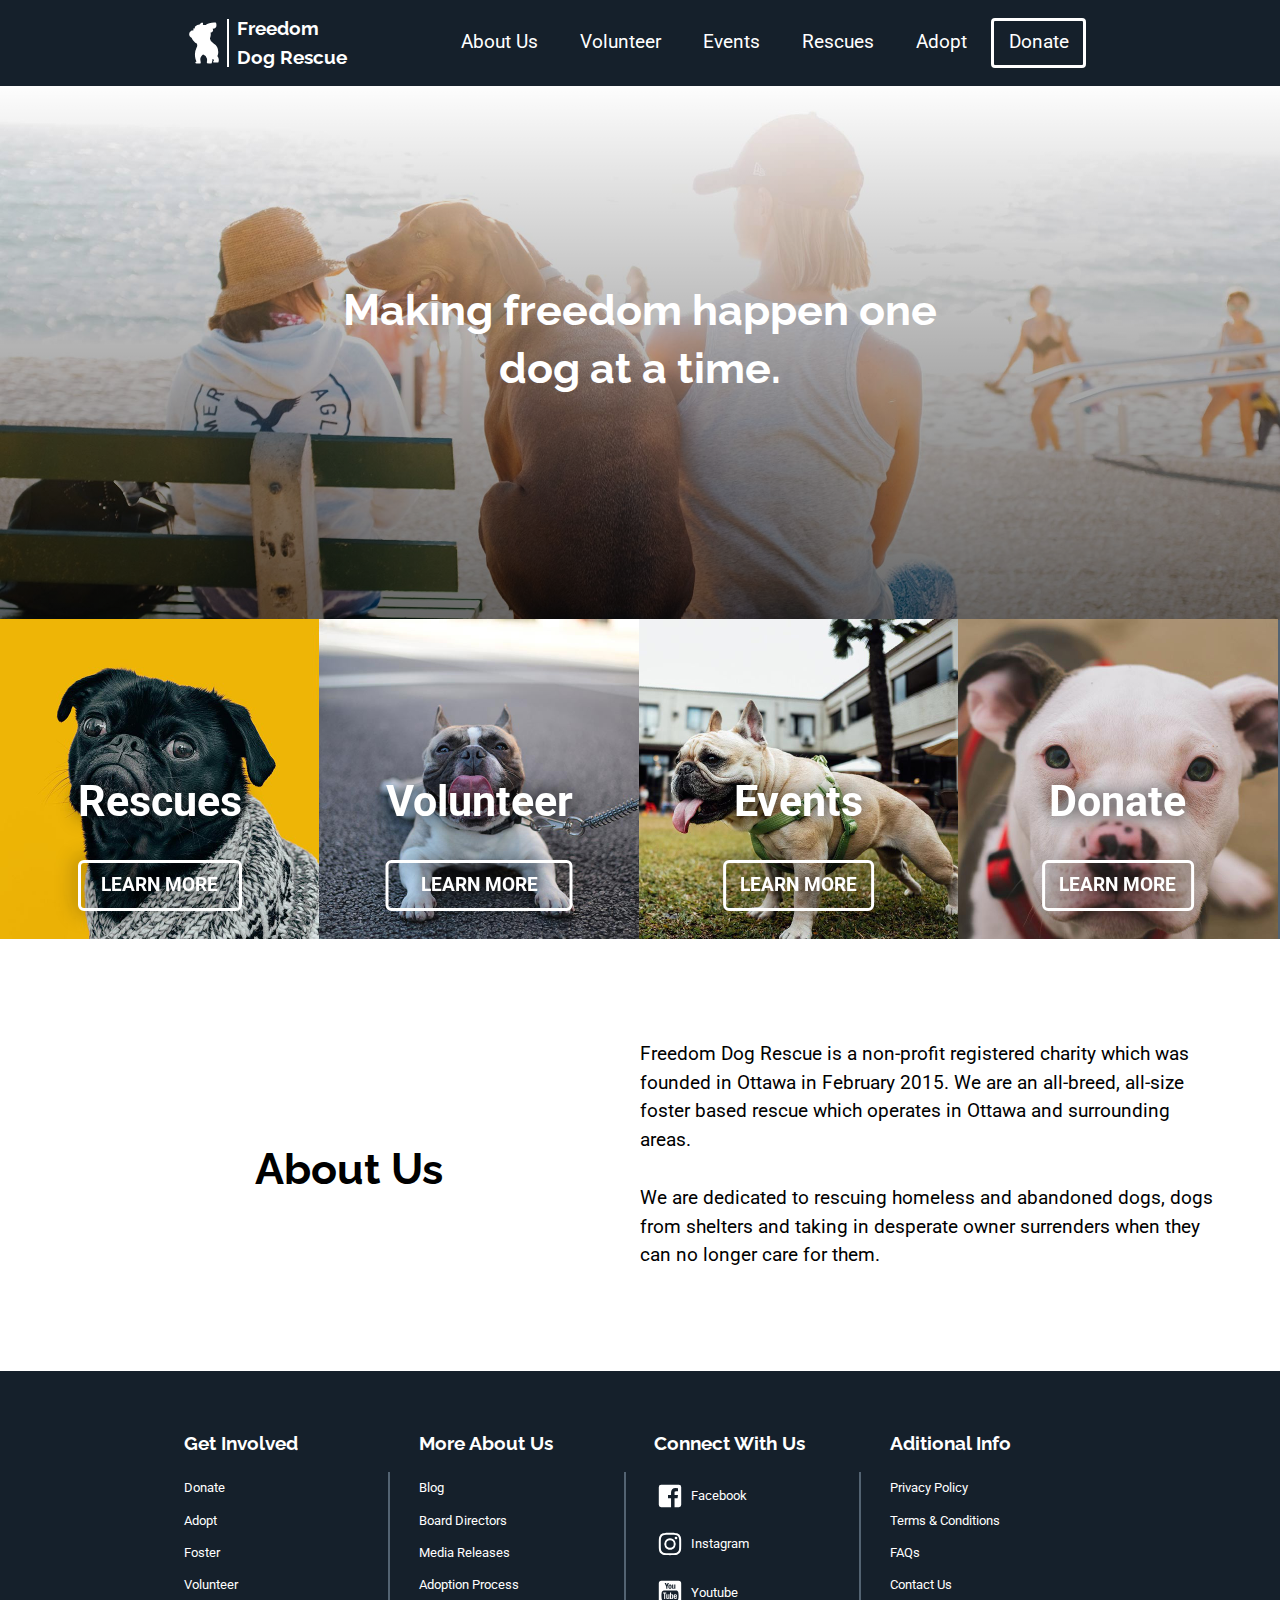
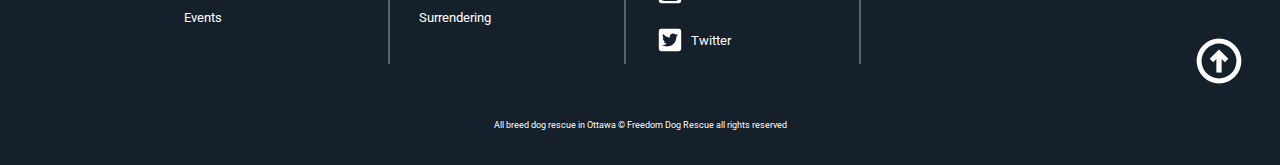
<file: index.html>
<!DOCTYPE html>
<html lang="en-ca">
<head>
  <meta charset="utf-8">
  <title>Homepage</title>
  <meta name="viewport" content="width=device-width,initial-scale=1">
  <link rel="shortcut icon" href="favicon.ico">
  <link rel="icon" type="image/png" href="favicon-196.png">
  <link href="css/modules.css" rel="stylesheet">
  <link href="css/grid.css" rel="stylesheet">
  <link href="css/type.css" rel="stylesheet">
  <link href="css/main.css" rel="stylesheet">
  <link href="https://fonts.googleapis.com/css?family=Raleway:400,700|Roboto" rel="stylesheet">
</head>
<body>

  <ul class="skip-links">
    <li><a href="#main">Jump to main content</a></li>
    <li><a href="#nav">Jump to navigation</a></li>
  </ul>

  <header role="banner">
    <div class="masthead grid grid-middle text-center wrapper" id="top">
      <div class="unit xs-1-2 s-1-2 m-1 l-1-4">
        <div class="ib push-1-2 pad-t-1-2 logo">
          <a href="index.html" aria-label="This will link you back to homepage" class="link-box relative block logo">
            <i class="icon i-48">
              <svg><use fill="#fff" xlink:href="images/fdr-logos.svg#fdr-logo-white" /></svg>
            </i>
            <div class="ib valign-middle gutter-1-8 logo-wordmark" id="wordmark">
              <p class="kilo rale push-0 text-left bold">Freedom<br>Dog Rescue</p>
            </div>
            <div class="logo-home">
              <p class="text-upper rale bold push-0 giga">Home</p>
            </div>
          </a>
        </div>
      </div>
      <input type="checkbox" id="mob-nav" class="nav-check unit xs-0" required>
      <label for="mob-nav" class="nav-label unit xs-1-2 s-1-2 m-0 text-right island-1-2">
        <i class="icon i-48">
          <svg class="nav-icon">
            <use xlink:href="images/icons.svg#hamburger" />
          </svg>
        </i>
      </label>
      <nav class="mob-nav unit xs-1 s-1 m-1 l-3-4 zindex-1000" id="nav" role="navigation">
        <ul class="list-group push-0 text-center">
          <li class="pad-t-1-2 gutter-1-8 pad-b-1-2 block">
            <a class="rob btn" href="#">About Us</a>
          </li>
          <li class="pad-t-1-2 gutter-1-8 pad-b-1-2 block">
            <a class="rob btn" href="#">Volunteer</a>
          </li>
          <li class="pad-t-1-2 gutter-1-8 pad-b-1-2 block">
            <a class="rob btn" href="#">Events</a>
          </li>
          <li class="pad-t-1-2 gutter-1-8 pad-b-1-2 block">
            <a class="rob btn" href="rescues.html">Rescues</a>
          </li>
          <li class="pad-t-1-2 gutter-1-8 pad-b-1-2 block">
            <a class="rob btn" href="adopt.html">Adopt</a>
          </li>
          <li class="pad-t-1-2 gutter-1-8 pad-b-1-2 block">
            <a class="rob btn btn-ghost donate" href="#">Donate</a>
          </li>
        </ul>
      </nav>
    </div>
  </header>

  <main id="main" tabindex="0" role="main">
    <section class="bg-saver banner-home embed embed-24by10 relative">
      <div class="embed-item">
        <div class="banner-content pin-c max-length gutter-1-2 text-center">
          <h1 class="rale giga">Making freedom happen one dog at a time.</h1>
        </div>
      </div>
    </section>

    <section class="bg-saver push">
      <ol class="grid list-group-inline">
        <li class="cards unit xs-1 s-1 m-1-2 l-1-2 xl-1-4">
          <a class="menu-card" href="rescues.html">
            <div class="embed embed-1by1 relative">
              <img class="img-flex embed-item" src="images/adopt.jpg" alt="Cute picture of puppy" aria-label="Link to the adoption page. Click to learn more.">
              <div class="menu-info pin-cb text-center">
                <h2 class="rob giga push">Rescues</h2>
                <p class="rob bold text-upper">Learn More</p>
              </div>
            </div>
          </a>
        </li>
        <li class="cards unit xs-1 s-1 m-1-2 l-1-2 xl-1-4">
          <a class="menu-card" href="#">
            <div class="embed embed-1by1 relative">
              <img class="img-flex embed-item" src="images/volunteer.jpg" alt="Cute picture of puppy" aria-label="Link to the volunteer page. Click to learn more.">
              <div class="menu-info pin-cb text-center">
                <h2 class="rob giga push">Volunteer</h2>
                <p class="rob bold text-upper">Learn More</p>
              </div>
            </div>
          </a>
        </li>
        <li class="cards unit xs-1 s-1 m-1-2 l-1-2 xl-1-4">
          <a class="menu-card" href="#">
            <div class="embed embed-1by1 relative">
              <img class="img-flex embed-item" src="images/events.jpg" alt="Cute picture of puppy" aria-label="Link to the events page. Click to learn more.">
              <div class="menu-info pin-cb text-center">
                <h2 class="rob giga push">Events</h2>
                <p class="rob bold text-upper">Learn More</p>
              </div>
            </div>
          </a>
        </li>
        <li class="cards unit xs-1 s-1 m-1-2 l-1-2 xl-1-4">
          <a class="menu-card" href="#">
            <div class="embed embed-1by1 relative">
              <img class="img-flex embed-item" src="images/donate.jpg" alt="Cute picture of puppy" aria-label="Link to the donation page. Click to learn more.">
              <div class="menu-info pin-cb text-center">
                <h2 class="rob giga push">Donate</h2>
                <p class="rob bold text-upper">Learn More</p>
              </div>
            </div>
          </a>
        </li>
      </ol>
    </section>

    <section class="about grid gutter-2 pad-b-2 pad-t-2">
      <div class="unit xs-1 s-1 m-1 l-1-2 relative pad-t-2">
        <h2 class="rale giga push-0 pin-c">About Us</h2>
      </div>
      <div class="unit xs-1 s-1 m-1 l-1-2 pad-t-1-2 pad-b-1-2">
        <p class="rob max-length push">Freedom Dog Rescue is a non-profit registered charity which was founded in Ottawa in February 2015. We are an all-breed, all-size foster based rescue which operates in Ottawa and surrounding areas.</p>
        <p class="rob max-length push">We are dedicated to rescuing homeless and abandoned dogs, dogs from shelters and taking in desperate owner surrenders when they can no longer care for them.</p>
      </div>
    </section>
  </main>

  <footer role="contentinfo">
    <div class="grid grid-stretch wrapper gutter pad-t">
      <nav class="unit xs-1 s-1 m-1-2 l-1-4 xl-1-4 unit-content-distribute pad-t gutter-1-2">
        <h3 class="kilo rale push-1-2">Get Involved</h3>
        <ul class="list-group footer-list content-fill">
          <li class="rob milli">
            <a class="block" href="#">Donate</a>
          </li>
          <li class="rob milli">
            <a class="block" href="#">Adopt</a>
          </li>
          <li class="rob milli">
            <a class="block" href="#">Foster</a>
          </li>
          <li class="rob milli">
            <a class="block" href="#">Volunteer</a>
          </li>
          <li class="rob milli">
            <a class="block" href="#">Events</a>
          </li>
        </ul>
      </nav>

      <nav class="unit xs-1 s-1 m-1-2 l-1-4 xl-1-4 unit-content-distribute pad-t gutter-1-2">
        <h3 class="kilo rale push-1-2">More About Us</h3>
        <ul class="list-group footer-list content-fill">
          <li class="rob milli">
            <a class="block" href="#main">Blog</a>
          </li>
          <li class="rob milli">
            <a class="block" href="#main">Board Directors</a>
          </li>
          <li class="rob milli">
            <a class="block" href="#main">Media Releases</a>
          </li>
          <li class="rob milli">
            <a class="block" href="#main">Adoption Process</a>
          </li>
          <li class="rob milli">
            <a class="block" href="#main">Surrendering</a>
          </li>
        </ul>
      </nav>

      <nav class="unit xs-1 s-1 m-1-2 l-1-4 xl-1-4 unit-content-distribute pad-t gutter-1-2">
        <h3 class="kilo rale push-1-2">Connect With Us</h3>
        <ul class="list-group footer-list">
          <li>
            <a class="block" href="https://www.facebook.com">
              <i class="icon i-32">
                <svg><use xlink:href="images/icons.svg#facebook" /></svg>
              </i>
              <p class="rob ib milli push-0"> Facebook</p>
            </a>
          </li>
          <li>
            <a class="block" href="https://www.instagram.com">
              <i class="icon i-32">
                <svg><use xlink:href="images/icons.svg#instagram" /></svg>
              </i>
              <p class="rob ib milli push-0"> Instagram</p>
            </a>
          </li>
          <li>
            <a class="block" href="https://www.youtube.com">
              <i class="icon i-32">
                <svg><use xlink:href="images/icons.svg#youtube" /></svg>
              </i>
              <p class="rob ib milli push-0"> Youtube</p>
            </a>
          </li>
          <li>
            <a class="block" href="https://www.twitter.com">
              <i class="icon i-32">
                <svg><use xlink:href="images/icons.svg#twitter" /></svg>
              </i>
              <p class="rob ib milli push-0"> Twitter</p>
            </a>
          </li>
        </ul>
      </nav>

      <nav class="unit xs-1 s-1 m-1-2 l-1-4 xl-1-4 unit-content-distribute pad-t gutter-1-2">
        <h3 class="kilo rale push-1-2">Aditional Info</h3>
        <ul class="list-group footer-list content-fill">
          <li class="rob milli">
            <a class="block" href="#main">Privacy Policy</a>
          </li>
          <li class="rob milli">
            <a class="block" href="#main">Terms &amp; Conditions</a>
          </li>
          <li class="rob milli">
            <a class="block" href="#main">FAQs</a>
          </li>
          <li class="rob milli">
            <a class="block" href="#main">Contact Us</a>
          </li>
        </ul>
      </nav>
    </div>
    <div class="unit xs-1 s-1 m-1 gutter-1-2 text-center push-1-2 relative">
      <a href="#top" aria-label="Jump to top of page" class="pin-bottom-right gutter">
        <i class="icon i-64">
          <svg class="return"><use xlink:href="images/icons.svg#return" /></svg>
        </i>
      </a>
    </div>
    <div class="unit xs-1 s-1 m-1 l-1 xl-2 text-center pad-b gutter-2">
      <small class="rob micro"> All breed dog rescue in Ottawa © Freedom Dog Rescue all rights reserved</small>
    </div>
  </footer>

</body>
</html>
</file>
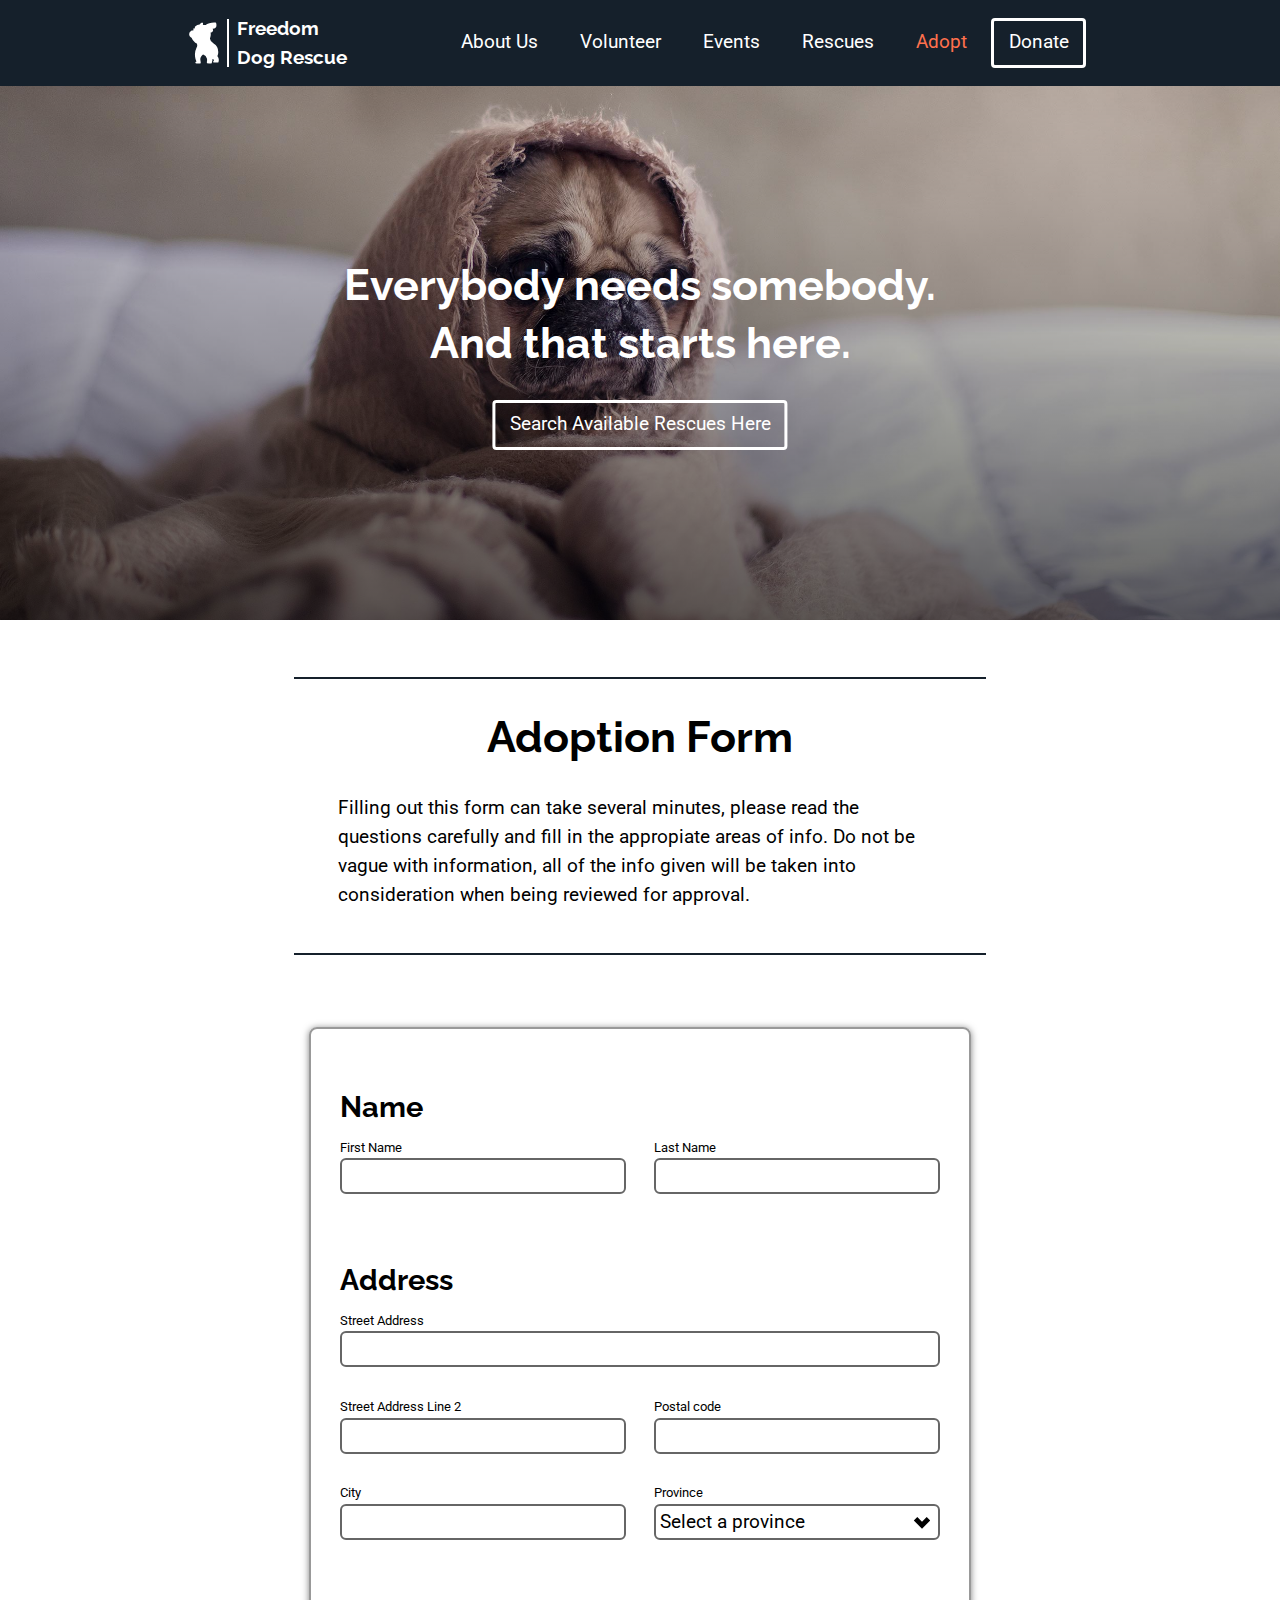
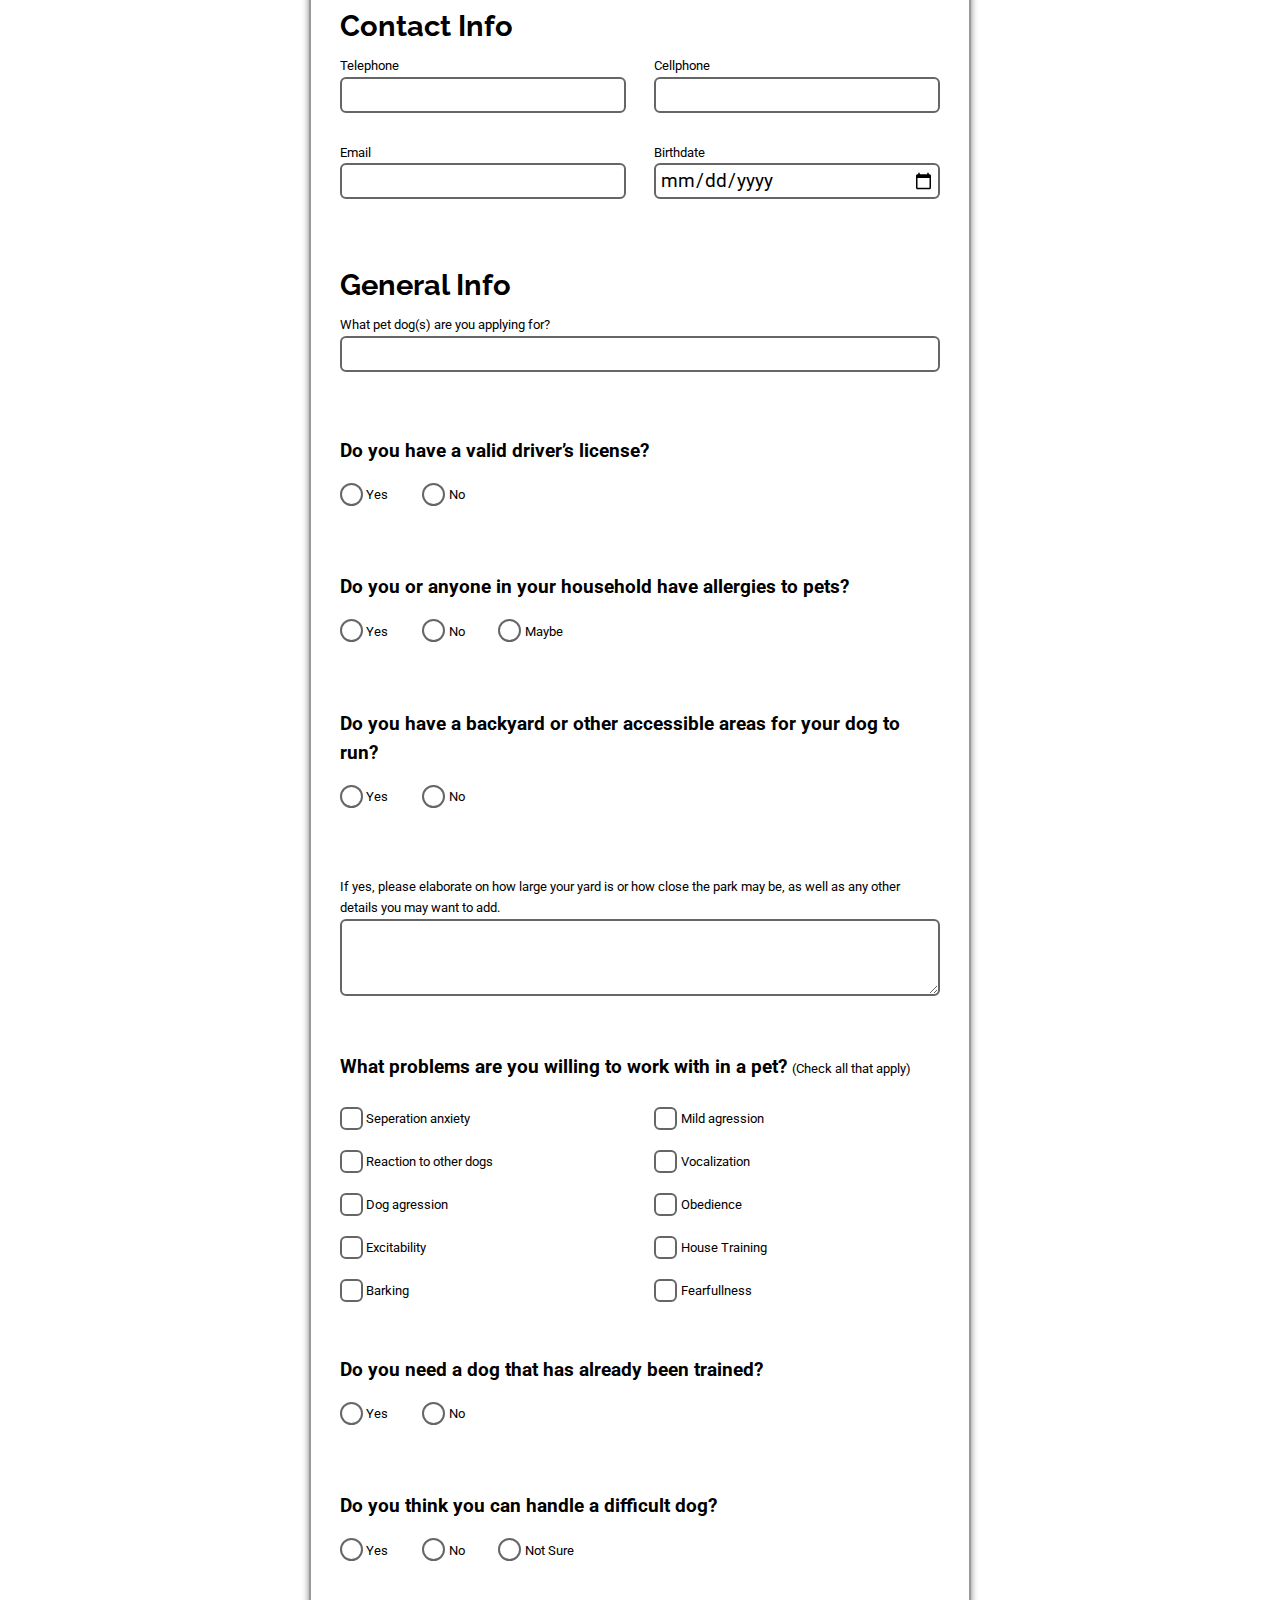
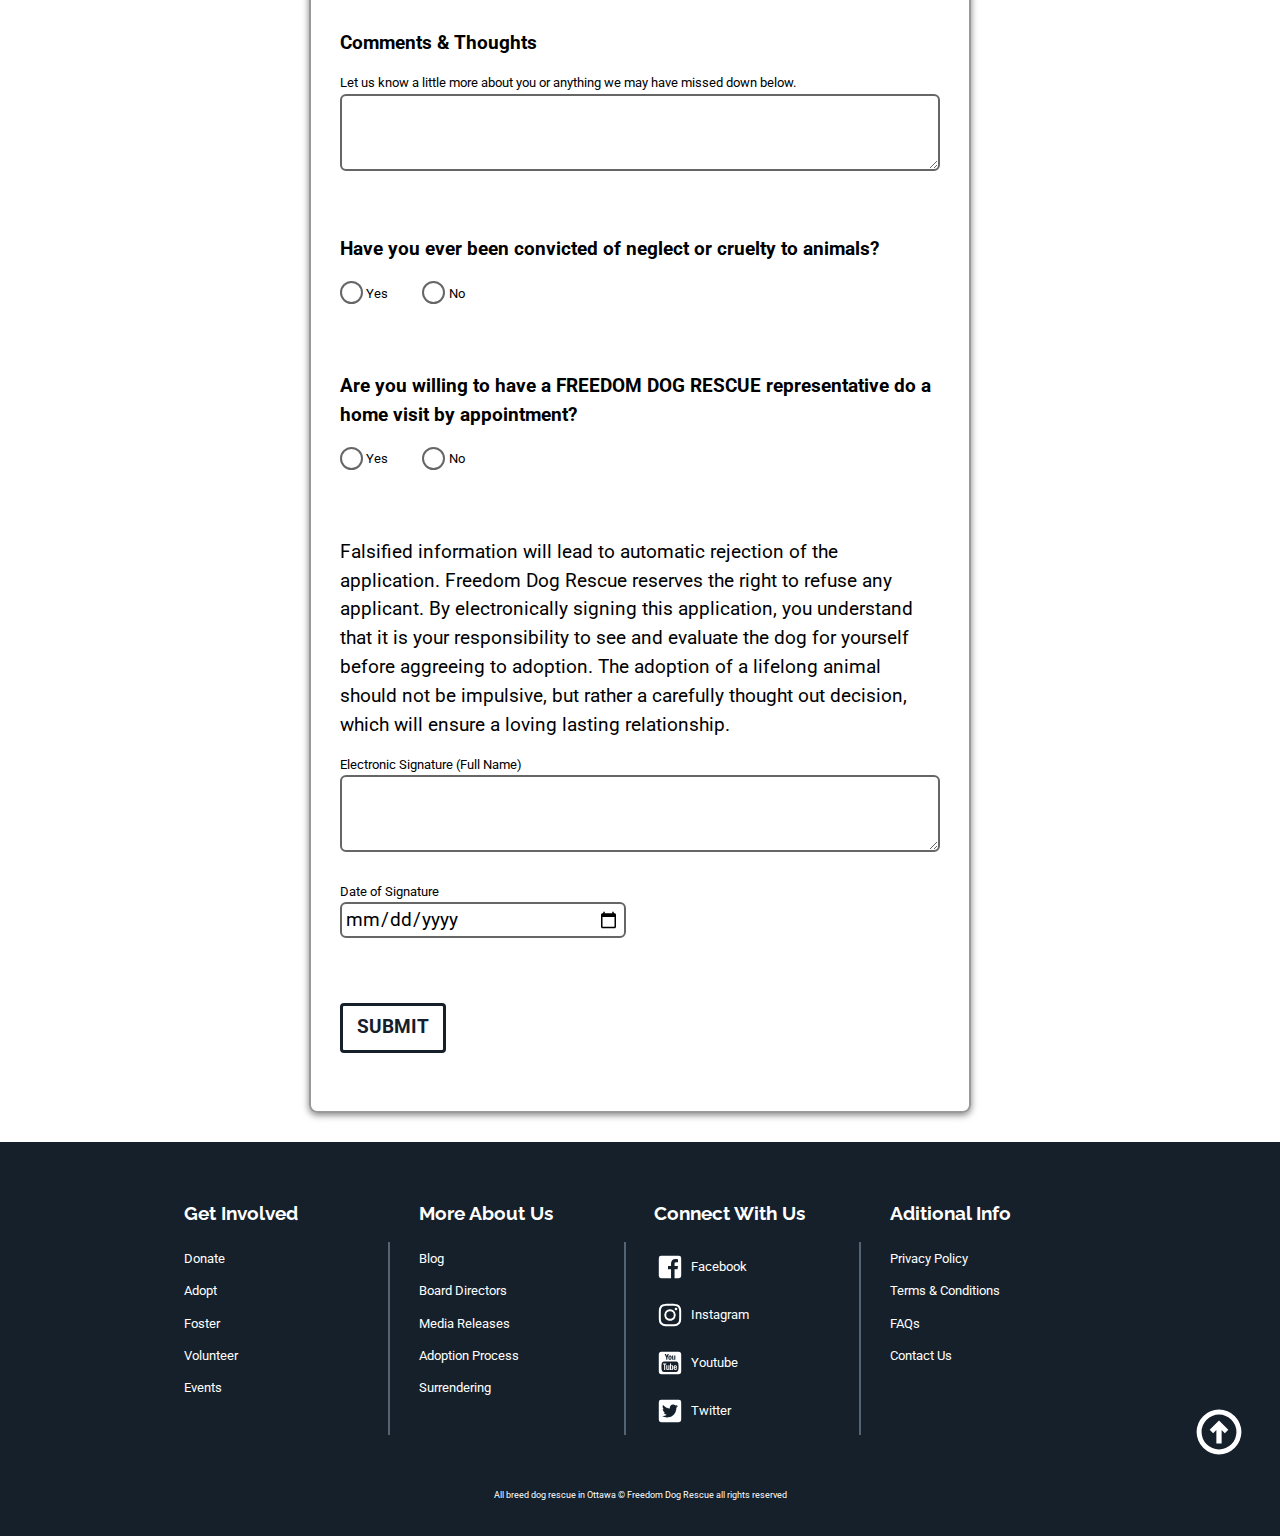
<file: adopt.html>
<!DOCTYPE html>
<html lang="en-ca">
<head>
  <meta charset="utf-8">
  <title>Adoption Form</title>
  <meta name="viewport" content="width=device-width,initial-scale=1">
  <link rel="shortcut icon" href="favicon.ico">
  <link rel="icon" type="image/png" href="favicon-196.png">
  <link href="css/modules.css" rel="stylesheet">
  <link href="css/grid.css" rel="stylesheet">
  <link href="css/type.css" rel="stylesheet">
  <link href="css/main.css" rel="stylesheet">
  <link href="https://fonts.googleapis.com/css?family=Raleway:400,700|Roboto" rel="stylesheet">
</head>
<body>

  <ul class="skip-links">
    <li><a href="#main">Jump to main content</a></li>
    <li><a href="#nav">Jump to navigation</a></li>
  </ul>

  <header role="banner">
    <div class="masthead grid grid-middle text-center wrapper" id="top">
      <div class="unit xs-1-2 s-1-2 m-1 l-1-4">
        <div class="ib push-1-2 pad-t-1-2 logo">
          <a href="index.html" aria-label="link to homepage." class="relative block">
            <i class="icon i-48">
              <svg><use fill="#fff" xlink:href="images/fdr-logos.svg#fdr-logo-white" /></svg>
            </i>
            <div class="ib valign-middle gutter-1-8 logo-wordmark">
              <p class="kilo rale push-0 text-left bold">Freedom<br>Dog Rescue</p>
            </div>
            <div class="logo-home">
              <p class="text-upper rale bold push-0 giga">Home</p>
            </div>
          </a>
        </div>
      </div>
      <input type="checkbox" id="mob-nav" class="nav-check unit xs-0" required>
      <label for="mob-nav" class="nav-label unit xs-1-2 s-1-2 m-0 text-right island-1-2">
        <i class="icon i-48">
          <svg class="nav-icon">
            <use xlink:href="images/icons.svg#hamburger" />
          </svg>
        </i>
      </label>
      <nav class="mob-nav unit xs-1 s-1 m-1 l-3-4 zindex-1000" id="nav" role="navigation">
        <ul class="list-group push-0 text-center">
          <li class="pad-t-1-2 gutter-1-8 pad-b-1-2 block">
            <a class="rob btn" href="#">About Us</a>
          </li>
          <li class="pad-t-1-2 gutter-1-8 pad-b-1-2 block">
            <a class="rob btn" href="#">Volunteer</a>
          </li>
          <li class="pad-t-1-2 gutter-1-8 pad-b-1-2 block">
            <a class="rob btn" href="#">Events</a>
          </li>
          <li class="pad-t-1-2 gutter-1-8 pad-b-1-2 block">
            <a class="rob btn" href="rescues.html">Rescues</a>
          </li>
          <li class="pad-t-1-2 gutter-1-8 pad-b-1-2 block current">
            <a class="rob btn" href="adopt.html">Adopt</a>
          </li>
          <li class="pad-t-1-2 gutter-1-8 pad-b-1-2 block">
            <a class="rob btn btn-ghost donate" href="#">Donate</a>
          </li>
        </ul>
      </nav>
    </div>
  </header>

  <main id="main" tabindex="0" role="main">
    <section class="bg-saver banner-adopt embed embed-24by10 relative push-2">
      <div class="embed-item">
        <div class="banner-content pin-c max-length gutter-1-2 text-center">
          <h1 class="rale giga">Everybody needs somebody. And that starts here.</h1>
          <div>
            <a href="rescues.html" class="btn btn-ghost rob">Search Available Rescues Here</a>
          </div>
        </div>
      </div>
    </section>

    <section class="sec-head island push-2 max-length">
      <h2 class="rale text-center giga">Adoption Form</h2>
      <p class="gutter-1-2 rob max-length gutter-2 push-1-2">Filling out this form can take several minutes, please read the questions carefully and fill in the appropiate areas of info. Do not be vague with information, all of the info given will be taken into consideration when being reviewed for approval.</p>
    </section>

    <section class="max-length island-1-2">
      <form class="grid push-0 push-1-2 gutter-1-2 pad-b-2 pad-t-2" method="POST" action="https://formspree.io/turn0213@algonquinlive.com">
        <fieldset class="unit xs-1 form-sec push">
          <legend class="mega form-legend rale gutter-1-2">Name</legend>
          <div class="grid">
            <div class="unit xs-1 s-1 m-1-2 rob gutter-1-2 push">
              <label for="first-name" class="milli">
                First Name
                <input id="first-name" type="text" name="first-name" required>
              </label>
            </div>
            <div class="unit xs-1 s-1 m-1-2 rob gutter-1-2 push">
              <label for="last-name" class="milli">
                Last Name
                <input id="last-name" type="text" name="last-name" required>
              </label>
            </div>
          </div>
        </fieldset>
        <fieldset class="unit xs-1 form-sec push">
          <legend class="mega form-legend rale gutter-1-2">Address</legend>
          <div class="grid">
            <div class="unit xs-1 s-1 m-1 rob gutter-1-2 push">
              <label for="address" class="milli">
                Street Address
                <input id="address" type="text" name="address" required>
              </label>
            </div>
            <div class="unit xs-1 s-1 m-1-2 rob gutter-1-2 push">
              <label for="address-2" class="milli">
                Street Address Line 2
                <input id="address-2" type="text" name="address-2">
              </label>
            </div>
            <div class="unit xs-1 s-1 m-1-2 l-1-2 rob gutter-1-2 push">
              <label class="milli" for="postal-code">
                Postal code
                <input id="postal-code" minlength="6" type="text" name="postal-code" required>
              </label>
            </div>
            <div class="unit xs-1 s-1-2 m-1-2 l-1-2 gutter-1-2 rob push">
              <label class="milli" for="city">
                City
                <input id="city" type="text" name="city" required>
              </label>
            </div>
            <div class="unit xs-1 s-1-2 m-1-2 l-1-2 gutter-1-2 rob">
              <label class="milli" for="province">Province</label>
              <select class="push-1-2" id="province" name="province" required>
                <option value="">Select a province</option>
                <option>Alberta</option>
                <option>British Columbia</option>
                <option>Manitoba</option>
                <option>New Brunswick</option>
                <option>Newfoundland & Labrador</option>
                <option>Northwest Territories</option>
                <option>Nova Scotia</option>
                <option>Nunavut</option>
                <option>Ontario</option>
                <option>Prince Edward Island</option>
                <option>Québec</option>
                <option>Saskatchewan</option>
                <option>Yukon</option>
              </select>
            </div>
          </div>
        </fieldset>
        <fieldset class="unit xs-1 form-sec push">
          <legend class="mega form-legend rale gutter-1-2">Contact Info</legend>
          <div class="grid">
            <div class="unit xs-1 s-1 m-1-2 rob gutter-1-2 push">
              <label for="home-phone" class="milli">
                Telephone
                <input id="home-phone" type="tel" name="home-phone" minlength="10" maxlength="12" required>
              </label>
            </div>
            <div class="unit xs-1 s-1 m-1-2 rob gutter-1-2 push">
              <label for="cell-phone" class="milli">
                Cellphone
                <input id="cell-phone" type="tel" name="cell-phone" minlength="10" maxlength="12">
              </label>
            </div>
            <div class="unit xs-1 s-1 m-1-2 rob gutter-1-2 push">
              <label for="email" class="milli">
                Email
                <input id="email" type="email" name="email" required>
              </label>
            </div>
            <div class="unit xs-1 s-1 m-1-2 rob gutter-1-2 push">
              <label for="birthdate" class="milli">
                Birthdate
                <input id="birthdate" type="date" name="birthdate" required>
              </label>
            </div>
          </div>
        </fieldset>
        <fieldset class="unit xs-1 form-sec push">
          <legend class="mega form-legend rale gutter-1-2">General Info</legend>
          <div class="grid">
            <div class="unit xs-1 s-1 m-1 rob gutter-1-2 push">
              <label for="dog-choice" class="milli">
                What pet dog(s) are you applying for?
                <input id="dog-choice" type="text" name="dog-choice" required>
              </label>
            </div>
          </div>
        </fieldset>
        <fieldset class="unit xs-1 form-sec push">
          <legend class="form-legend rob push-1-4 gutter-1-2">Do you have a valid driver’s license?</legend>
          <div class="push">
            <input class="push-r-1-4" type="radio" id="yes-1" name="question-1">
            <label class="gutter-1-2 milli rob" for="yes-1">Yes</label>
            <input class="push-r-1-4" type="radio" id="no-1" name="question-1">
            <label class="gutter-1-2 milli rob" for="no-1">No</label>
          </div>
        </fieldset>
        <fieldset class="unit xs-1 form-sec push">
          <legend class="form-legend rob push-1-4 gutter-1-2">Do you or anyone in your household have allergies to pets?</legend>
          <div class="push">
            <input class="push-r-1-4" type="radio" id="yes-2" name="question-2">
            <label class="gutter-1-2 milli rob" for="yes-2">Yes</label>
            <input class="push-r-1-4" type="radio" id="no-2" name="question-2">
            <label class="gutter-1-2 milli rob" for="no-2">No</label>
            <input class="push-r-1-4" type="radio" id="maybe-2" name="question-2">
            <label class="gutter-1-2 milli rob" for="maybe-2">Maybe</label>
          </div>
        </fieldset>
        <fieldset class="unit xs-1 form-sec push">
          <legend class="form-legend rob push-1-4 gutter-1-2">Do you have a backyard or other accessible areas for your dog to run?</legend>
          <div class="push">
            <input class="push-r-1-4" type="radio" id="yes-3" name="question-3">
            <label class="gutter-1-2 milli rob" for="yes-3">Yes</label>
            <input class="push-r-1-4" type="radio" id="no-3" name="question-3">
            <label class="gutter-1-2 milli rob" for="no-3">No</label>
          </div>
        </fieldset>
        <div class="unit xs-1 s-1 m-1 rob gutter-1-2 push">
          <label for="question-3-reply" class="milli push">
            If yes, please elaborate on how large your yard is or how close the park may be, as well as any other details you may want to add.
            <textarea class="max-length" id="question-3-reply" name="question-3-reply"></textarea>
          </label>
        </div>
        <fieldset class="unit xs-1 form-sec push">
          <legend class="form-legend rob push-1-4 gutter-1-2">What problems are you willing to work with in a pet? <span class="rob milli normal">(Check all that apply)</span></legend>
          <div class="grid pad-t-1-4">
            <div class="unit xs-1 s-1 m-1-2 l-1-2">
              <div class="push-1-2">
                <input class="push-r-1-4" type="checkbox" id="anxiety" name="question-4">
                <label class="milli rob gutter-1-2" for="anxiety">Seperation anxiety</label>
              </div>
              <div class="push-1-2">
                <input class="push-r-1-4" type="checkbox" id="reactions" name="question-4">
                <label class="milli rob gutter-1-2" for="reactions">Reaction to other dogs</label>
              </div>
              <div class="push-1-2">
                <input class="push-r-1-4" type="checkbox" id="agressive" name="question-4">
                <label class="milli rob gutter-1-2" for="agressive">Dog agression</label>
              </div>
              <div class="push-1-2">
                <input class="push-r-1-4" type="checkbox" id="exciteded" name="question-4">
                <label class="milli rob gutter-1-2" for="exciteded">Excitability</label>
              </div>
              <div class="push-1-2">
                <input class="push-r-1-4" type="checkbox" id="barking" name="question-4">
                <label class="milli rob gutter-1-2" for="barking">Barking</label>
              </div>
            </div>
            <div class="unit xs-1 s-1 m-1-2 l-1-2">
              <div class="push-1-2">
                <input class="push-r-1-4" type="checkbox" id="mild-agression" name="question-4">
                <label class="milli rob gutter-1-2" for="mild-agression">Mild agression</label>
              </div>
              <div class="push-1-2">
                <input class="push-r-1-4" type="checkbox" id="vocal" name="question-4">
                <label class="milli rob gutter-1-2" for="vocal">Vocalization</label>
              </div>
              <div class="push-1-2">
                <input class="push-r-1-4" type="checkbox" id="obedience" name="question-4">
                <label class="milli rob gutter-1-2" for="obedience">Obedience</label>
              </div>
              <div class="push-1-2">
                <input class="push-r-1-4" type="checkbox" id="training" name="question-4">
                <label class="milli rob gutter-1-2" for="training">House Training</label>
              </div>
              <div class="push-1-2">
                <input class="push-r-1-4" type="checkbox" id="fear" name="question-4">
                <label class="milli rob gutter-1-2" for="fear">Fearfullness</label>
              </div>
            </div>
          </div>
        </fieldset>
        <fieldset class="unit xs-1 form-sec push">
          <legend class="form-legend rob push-1-4 gutter-1-2">Do you need a dog that has already been trained?</legend>
          <div class="push">
            <input class="push-r-1-4" type="radio" id="yes-5" name="question-5">
            <label class="gutter-1-2 milli rob" for="yes-5">Yes</label>
            <input class="push-r-1-4" type="radio" id="no-5" name="question-5">
            <label class="gutter-1-2 milli rob" for="no-5">No</label>
          </div>
        </fieldset>
        <fieldset class="unit xs-1 form-sec push">
          <legend class="form-legend rob push-1-4 gutter-1-2">Do you think you can handle a difficult dog?</legend>
          <div class="push">
            <input class="push-r-1-4" type="radio" id="yes-6" name="question-6">
            <label class="gutter-1-2 milli rob" for="yes-6">Yes</label>
            <input class="push-r-1-4" type="radio" id="no-6" name="question-6">
            <label class="gutter-1-2 milli rob" for="no-6">No</label>
            <input class="push-r-1-4" type="radio" id="ns-6" name="question-6">
            <label class="gutter-1-2 milli rob" for="ns-6">Not Sure</label>
          </div>
        </fieldset>
        <fieldset class="unit xs-1 form-sec push">
          <legend class="form-legend rob push-1-4 gutter-1-2">Comments &amp; Thoughts</legend>
          <div class="unit xs-1 s-1 m-1 rob gutter-1-2 push">
            <label for="text-area-7" class="milli">
              Let us know a little more about you or anything we may have missed down below.
              <textarea class="max-length" id="text-area-7" name="text-area-7"></textarea>
            </label>
          </div>
        </fieldset>
        <fieldset class="unit xs-1 form-sec push">
          <legend class="form-legend rob push-1-4 gutter-1-2">Have you ever been convicted of neglect or cruelty to animals?</legend>
          <div class="push">
            <input class="push-r-1-4" type="radio" id="yes-8" name="question-8">
            <label class="gutter-1-2 milli rob" for="yes-8">Yes</label>
            <input class="push-r-1-4" type="radio" id="no-8" name="question-8">
            <label class="gutter-1-2 milli rob" for="no-8">No</label>
          </div>
        </fieldset>
        <fieldset class="unit xs-1 form-sec push">
          <legend class="form-legend rob push-1-4 gutter-1-2">Are you willing to have a <span class="text-upper">Freedom Dog Rescue</span> representative do a home visit by appointment?</legend>
          <div class="push">
            <input class="push-r-1-4" type="radio" id="yes-9" name="question-9">
            <label class="gutter-1-2 milli rob" for="yes-9">Yes</label>
            <input class="push-r-1-4" type="radio" id="no-9" name="question-9">
            <label class="gutter-1-2 milli rob" for="no-9">No</label>
          </div>
        </fieldset>
        <fieldset class="unit xs-1 form-sec push">
          <legend class="form-legend rob push-1-4 gutter-1-2 normal">Falsified information will lead to automatic rejection of the application. Freedom Dog Rescue reserves the right to refuse any applicant. By electronically signing this application, you understand that it is your responsibility to see and evaluate the dog for yourself before aggreeing to adoption. The adoption of a lifelong animal should not be impulsive, but rather a carefully thought out decision, which will ensure a loving lasting relationship.</legend>
          <div class="unit xs-1 s-1 m-1 rob gutter-1-2 push">
            <label for="text-area-10" class="milli">
              Electronic Signature (Full Name)
              <textarea class="max-length" id="text-area-10" name="text-area-10" required></textarea>
            </label>
          </div>
          <div class="unit xs-1 s-1 m-1-2 rob gutter-1-2 push">
            <label for="sign-date" class="milli">
              Date of Signature
              <input id="sign-date" type="date" name="sign-date" required>
            </label>
          </div>
        </fieldset>
        <div class="unit xs-1 gutter-1-2 form-btn">
          <button type="submit" class="rob bold text-upper btn">Submit</button>
        </div>
        <input class="unit hidden" type="hidden" name="_subject" value="Request Adoption Form">
      </form>
    </section>

  </main>

  <footer role="contentinfo">
    <div class="grid grid-stretch wrapper gutter pad-t">
      <nav class="unit xs-1 s-1 m-1-2 l-1-4 xl-1-4 unit-content-distribute pad-t gutter-1-2">
        <h3 class="kilo rale push-1-2">Get Involved</h3>
        <ul class="list-group footer-list content-fill">
          <li class="rob milli">
            <a class="block" href="#">Donate</a>
          </li>
          <li class="rob milli">
            <a class="block" href="#">Adopt</a>
          </li>
          <li class="rob milli">
            <a class="block" href="#">Foster</a>
          </li>
          <li class="rob milli">
            <a class="block" href="#">Volunteer</a>
          </li>
          <li class="rob milli">
            <a class="block" href="#">Events</a>
          </li>
        </ul>
      </nav>

      <nav class="unit xs-1 s-1 m-1-2 l-1-4 xl-1-4 unit-content-distribute pad-t gutter-1-2">
        <h3 class="kilo rale push-1-2">More About Us</h3>
        <ul class="list-group footer-list content-fill">
          <li class="rob milli">
            <a class="block" href="#main">Blog</a>
          </li>
          <li class="rob milli">
            <a class="block" href="#main">Board Directors</a>
          </li>
          <li class="rob milli">
            <a class="block" href="#main">Media Releases</a>
          </li>
          <li class="rob milli">
            <a class="block" href="#main">Adoption Process</a>
          </li>
          <li class="rob milli">
            <a class="block" href="#main">Surrendering</a>
          </li>
        </ul>
      </nav>

      <nav class="unit xs-1 s-1 m-1-2 l-1-4 xl-1-4 unit-content-distribute pad-t gutter-1-2">
        <h3 class="kilo rale push-1-2">Connect With Us</h3>
        <ul class="list-group footer-list">
          <li>
            <a class="block" href="https://www.facebook.com">
              <i class="icon i-32">
                <svg><use xlink:href="images/icons.svg#facebook" /></svg>
              </i>
              <p class="rob ib milli push-0"> Facebook</p>
            </a>
          </li>
          <li>
            <a class="block" href="https://www.instagram.com">
              <i class="icon i-32">
                <svg><use xlink:href="images/icons.svg#instagram" /></svg>
              </i>
              <p class="rob ib milli push-0"> Instagram</p>
            </a>
          </li>
          <li>
            <a class="block" href="https://www.youtube.com">
              <i class="icon i-32">
                <svg><use xlink:href="images/icons.svg#youtube" /></svg>
              </i>
              <p class="rob ib milli push-0"> Youtube</p>
            </a>
          </li>
          <li>
            <a class="block" href="https://www.twitter.com">
              <i class="icon i-32">
                <svg><use xlink:href="images/icons.svg#twitter" /></svg>
              </i>
              <p class="rob ib milli push-0"> Twitter</p>
            </a>
          </li>
        </ul>
      </nav>

      <nav class="unit xs-1 s-1 m-1-2 l-1-4 xl-1-4 unit-content-distribute pad-t gutter-1-2">
        <h3 class="kilo rale push-1-2">Aditional Info</h3>
        <ul class="list-group footer-list content-fill">
          <li class="rob milli">
            <a class="block" href="#main">Privacy Policy</a>
          </li>
          <li class="rob milli">
            <a class="block" href="#main">Terms &amp; Conditions</a>
          </li>
          <li class="rob milli">
            <a class="block" href="#main">FAQs</a>
          </li>
          <li class="rob milli">
            <a class="block" href="#main">Contact Us</a>
          </li>
        </ul>
      </nav>
    </div>
    <div class="unit xs-1 s-1 m-1 gutter-1-2 text-center push-1-2 relative">
      <a href="#top" aria-label="Jump to top of page" class="pin-bottom-right gutter">
        <i class="icon i-64">
          <svg class="return"><use xlink:href="images/icons.svg#return" /></svg>
        </i>
      </a>
    </div>
    <div class="unit xs-1 s-1 m-1 l-1 xl-2 text-center pad-b gutter-2">
      <small class="rob micro"> All breed dog rescue in Ottawa © Freedom Dog Rescue all rights reserved</small>
    </div>
  </footer>

</body>
</html>
</file>
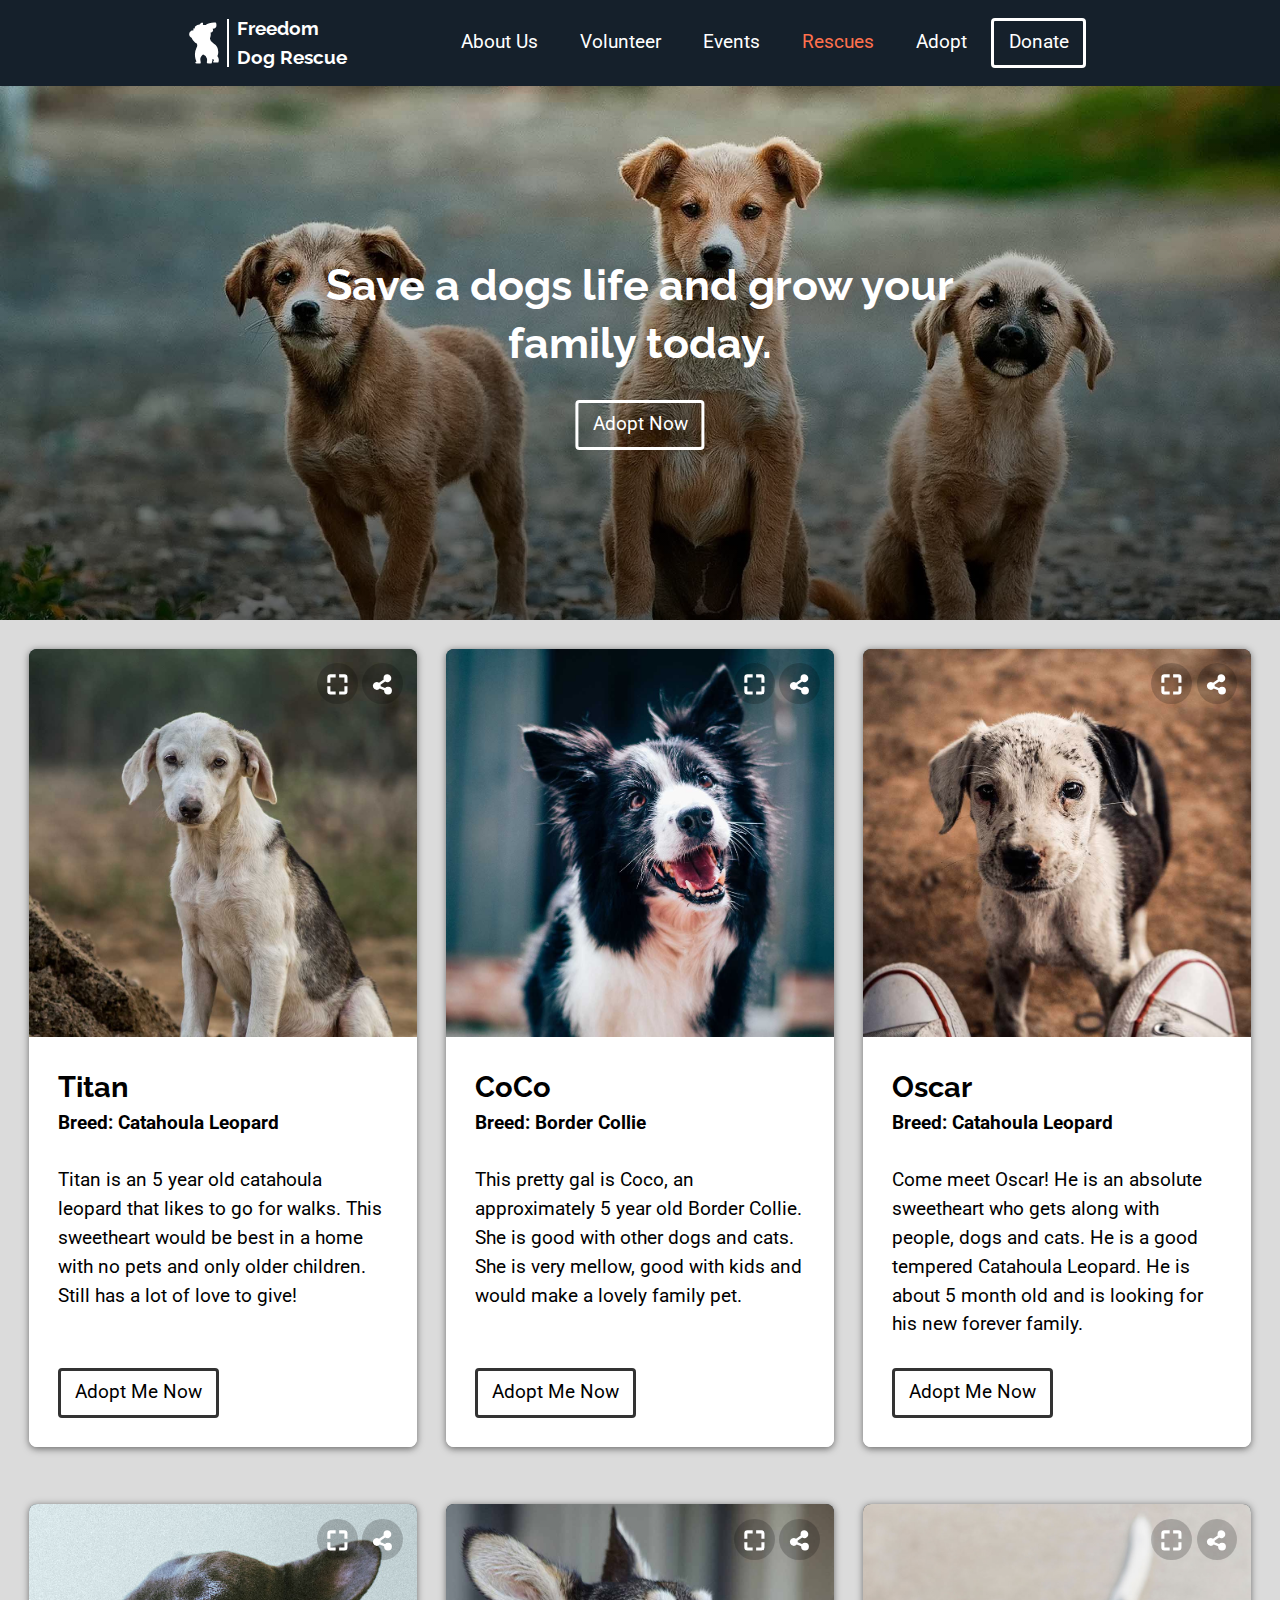
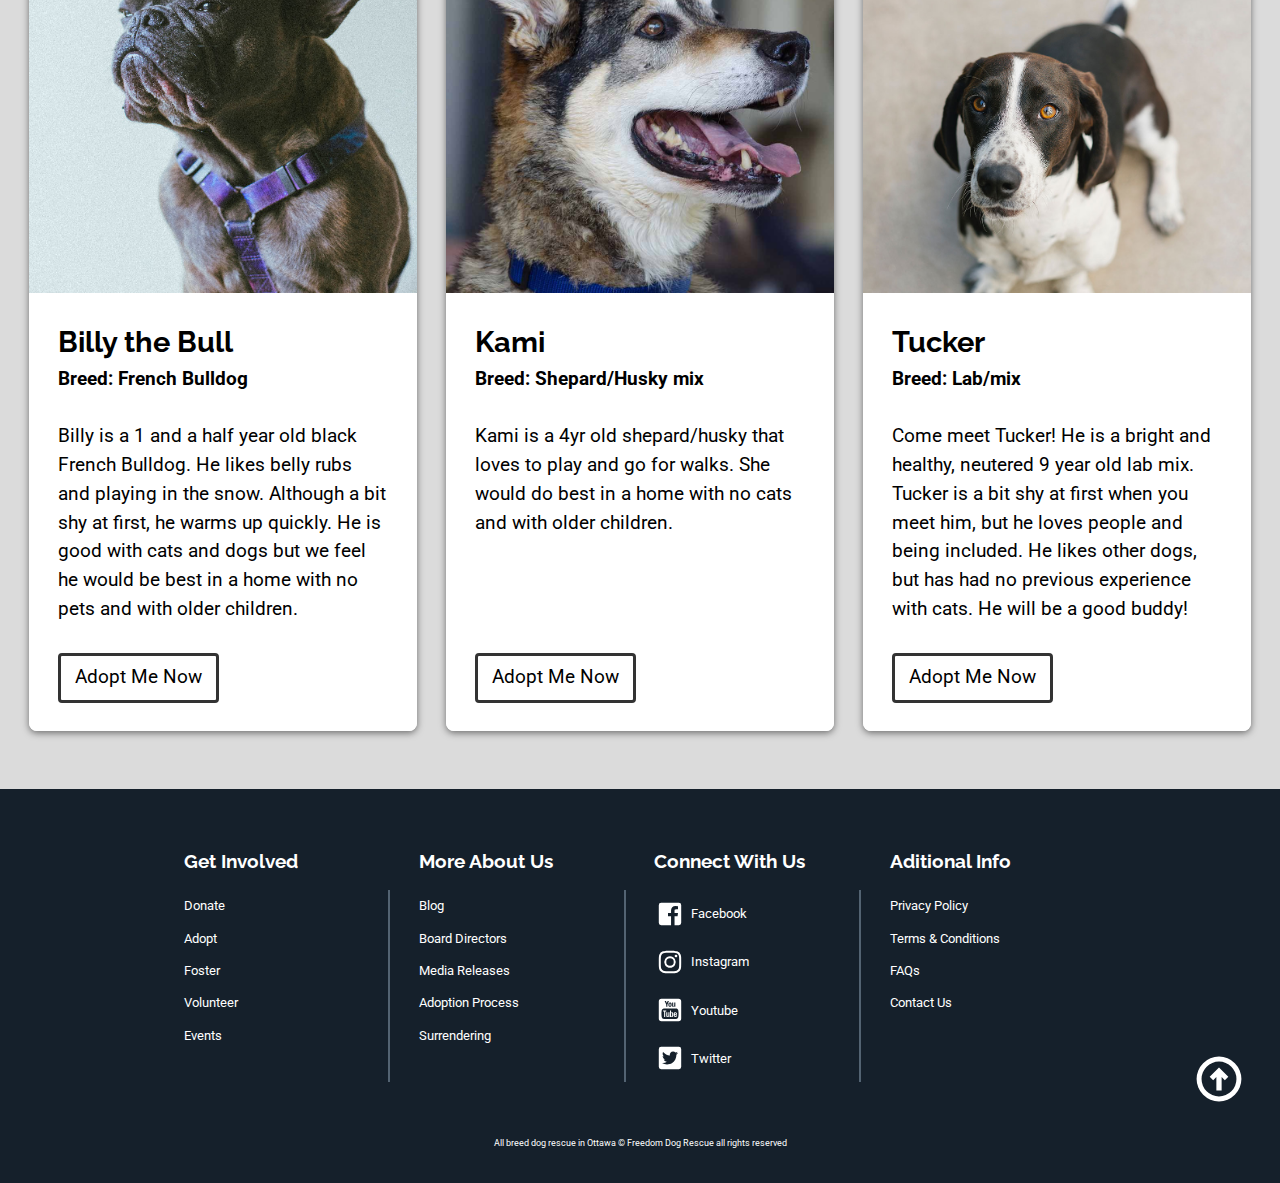
<file: rescues.html>
<!DOCTYPE html>
<html lang="en-ca">
<head>
  <meta charset="utf-8">
  <title>Animal Rescues</title>
  <meta name="viewport" content="width=device-width,initial-scale=1">
  <link rel="shortcut icon" href="favicon.ico">
  <link rel="icon" type="image/png" href="favicon-196.png">
  <link href="css/modules.css" rel="stylesheet">
  <link href="css/grid.css" rel="stylesheet">
  <link href="css/type.css" rel="stylesheet">
  <link href="css/main.css" rel="stylesheet">
  <link href="https://fonts.googleapis.com/css?family=Raleway:400,700|Roboto" rel="stylesheet">
</head>
<body>

  <ul class="skip-links">
    <li><a href="#main">Jump to main content</a></li>
    <li><a href="#nav">Jump to navigation</a></li>
  </ul>

  <header role="banner">
    <div class="masthead grid grid-middle text-center wrapper" id="top">
      <div class="unit xs-1-2 s-1-2 m-1 l-1-4">
        <div class="ib push-1-2 pad-t-1-2 logo">
          <a href="index.html" aria-label="link to homepage." class="relative block">
            <i class="icon i-48">
              <svg><use fill="#fff" xlink:href="images/fdr-logos.svg#fdr-logo-white" /></svg>
            </i>
            <div class="ib valign-middle gutter-1-8 logo-wordmark">
              <p class="kilo rale push-0 text-left bold">Freedom<br>Dog Rescue</p>
            </div>
            <div class="logo-home">
              <p class="text-upper rale bold push-0 giga">Home</p>
            </div>
          </a>
        </div>
      </div>
      <input type="checkbox" id="mob-nav" class="nav-check unit xs-0" required>
      <label for="mob-nav" class="nav-label unit xs-1-2 s-1-2 m-0 text-right island-1-2">
        <i class="icon i-48">
          <svg class="nav-icon">
            <use xlink:href="images/icons.svg#hamburger" />
          </svg>
        </i>
      </label>
      <nav class="mob-nav unit xs-1 s-1 m-1 l-3-4 zindex-1000" id="nav" role="navigation">
        <ul class="list-group push-0 text-center">
          <li class="pad-t-1-2 gutter-1-8 pad-b-1-2 block">
            <a class="rob btn" href="#">About Us</a>
          </li>
          <li class="pad-t-1-2 gutter-1-8 pad-b-1-2 block">
            <a class="rob btn" href="#">Volunteer</a>
          </li>
          <li class="pad-t-1-2 gutter-1-8 pad-b-1-2 block">
            <a class="rob btn" href="#">Events</a>
          </li>
          <li class="pad-t-1-2 gutter-1-8 pad-b-1-2 block current">
            <a class="rob btn" href="rescues.html">Rescues</a>
          </li>
          <li class="pad-t-1-2 gutter-1-8 pad-b-1-2 block">
            <a class="rob btn" href="adopt.html">Adopt</a>
          </li>
          <li class="pad-t-1-2 gutter-1-8 pad-b-1-2 block">
            <a class="rob btn btn-ghost donate" href="#">Donate</a>
          </li>
        </ul>
      </nav>
    </div>
  </header>

  <main id="main" tabindex="0" role="main">
    <section class="bg-saver banner-rescues embed embed-24by10 relative">
      <div class="embed-item">
        <div class="banner-content pin-c max-length gutter-1-2 text-center">
          <h1 class="rale giga">Save a dogs life and grow your family today.</h1>
          <div>
            <a href="adopt.html" class="btn btn-ghost rob" aria-label="Link to the adoption form page.">Adopt Now</a>
          </div>
        </div>
      </div>
    </section>

    <section class="rescues pad-t">
      <ul class="res-cards gutter-1-2 list-group-inline grid grid-stretch">
        <li class="unit xs-1 s-1 m-1-2 l-1-2 xl-1-3 gutter-1-2 unit-content-distribute push-2">
          <article class="res-card content-fill unit-content-distribute">
            <header class="relative">
              <div class="embed embed-1by1 res-img">
                <img class=" embed-item img-flex" src="images/dog-1.jpg" alt="Image of Titan a catahoula leopard breed." aria-label="Image of Titan a catahoula leopard breed.">
              </div>
              <ul class="island-1-2 list-group-inline pin-rt res-tools-top unit">
                <li class="center-text">
                  <a href="#" class="block action-btn">
                    <span class="visually-hidden">Expand Button</span>
                    <i class="icon i-1">
                      <svg><use xlink:href="images/icons.svg#expand"/></svg>
                    </i>
                  </a>
                </li>
                <li class="center-text">
                  <a href="#" class="block action-btn">
                    <span class="visually-hidden">Share Button</span>
                    <i class="icon i-1">
                      <svg><use xlink:href="images/icons.svg#share"/></svg>
                    </i>
                  </a>
                </li>
              </ul>
            </header>
            <footer class="res-content island content-fill unit-content-distribute">
              <h2 class="res-name rale mega push-0">Titan</h2>
              <p class="res-type rob bold push">Breed: Catahoula Leopard</p>
              <p class="res-desc rob content-fill">Titan is an 5 year old catahoula leopard that likes to go for walks. This sweetheart would be best in a home with no pets and only older children. Still has a lot of love to give!</p>
              <div>
                <a href="adopt.html" class="btn btn-ghost rob">Adopt Me Now</a>
              </div>
            </footer>
          </article>
        </li>

        <li class="unit xs-1 s-1 m-1-2 l-1-2 xl-1-3 gutter-1-2 unit-content-distribute push-2">
          <article class="res-card content-fill unit-content-distribute">
            <header class="relative">
              <div class="embed embed-1by1 res-img">
                <img class=" embed-item img-flex" src="images/dog-2.jpg" alt="Image of CoCo a border collie breed." aria-label="Image of CoCo a border collie breed.">
              </div>
              <ul class="island-1-2 list-group-inline pin-rt res-tools-top unit">
                <li class="center-text">
                  <a href="#" class="block action-btn">
                    <span class="visually-hidden">Expand Button</span>
                    <i class="icon i-1">
                      <svg><use xlink:href="images/icons.svg#expand"/></svg>
                    </i>
                  </a>
                </li>
                <li class="center-text">
                  <a href="#" class="block action-btn">
                    <span class="visually-hidden">Share Button</span>
                    <i class="icon i-1">
                      <svg><use xlink:href="images/icons.svg#share"/></svg>
                    </i>
                  </a>
                </li>
              </ul>
            </header>
            <footer class="res-content island content-fill unit-content-distribute">
              <h2 class="res-name rale mega push-0">CoCo</h2>
              <p class="res-type rob bold push">Breed: Border Collie</p>
              <p class="res-desc rob content-fill">This pretty gal is Coco, an approximately 5 year old Border Collie. She is good with other dogs and cats. She is very mellow, good with kids and would make a lovely family pet.</p>
              <div>
                <a href="adopt.html" class="btn btn-ghost rob">Adopt Me Now</a>
              </div>
            </footer>
          </article>
        </li>

        <li class="unit xs-1 s-1 m-1-2 l-1-2 xl-1-3 gutter-1-2 unit-content-distribute push-2">
          <article class="res-card content-fill unit-content-distribute">
            <header class="relative">
              <div class="embed embed-1by1 res-img">
                <img class=" embed-item img-flex" src="images/dog-3.jpg" alt="Picture of Oscar a Catahoula Leopard breed" aria-label="A picture of Oscar who is a Catahoula Leopard looking sad and lonely and in need of a family.">
              </div>
              <ul class="island-1-2 list-group-inline pin-rt res-tools-top unit">
                <li class="center-text">
                  <a href="#" class="block action-btn">
                    <span class="visually-hidden">Expand Button</span>
                    <i class="icon i-1">
                      <svg><use xlink:href="images/icons.svg#expand"/></svg>
                    </i>
                  </a>
                </li>
                <li class="center-text">
                  <a href="#" class="block action-btn">
                    <span class="visually-hidden">Share Button</span>
                    <i class="icon i-1">
                      <svg><use xlink:href="images/icons.svg#share"/></svg>
                    </i>
                  </a>
                </li>
              </ul>
            </header>
            <footer class="res-content island content-fill unit-content-distribute">
              <h2 class="res-name rale mega push-0">Oscar</h2>
              <p class="res-type rob bold push">Breed: Catahoula Leopard</p>
              <p class="res-desc rob content-fill">​​Come meet Oscar! He is an absolute sweetheart who gets along with people, dogs and cats. He is a good tempered Catahoula Leopard. He is about 5 month old and is looking for his new forever family.</p>
              <div>
                <a href="adopt.html" class="btn btn-ghost rob">Adopt Me Now</a>
              </div>
            </footer>
          </article>
        </li>

        <li class="unit xs-1 s-1 m-1-2 l-1-2 xl-1-3 gutter-1-2 unit-content-distribute push-2">
          <article class="res-card content-fill">
            <header class="relative">
              <div class="embed embed-1by1 res-img">
                <img class=" embed-item img-flex" src="images/dog-4.jpg" alt="Image of Billy a french bulldog breed." aria-label="Image of Billy a french bulldog breed.">
              </div>
              <ul class="island-1-2 list-group-inline pin-rt res-tools-top unit">
                <li class="center-text">
                  <a href="#" class="block action-btn">
                    <span class="visually-hidden">Expand Button</span>
                    <i class="icon i-1">
                      <svg><use xlink:href="images/icons.svg#expand"/></svg>
                    </i>
                  </a>
                </li>
                <li class="center-text">
                  <a href="#" class="block action-btn">
                    <span class="visually-hidden">Share Button</span>
                    <i class="icon i-1">
                      <svg><use xlink:href="images/icons.svg#share"/></svg>
                    </i>
                  </a>
                </li>
              </ul>
            </header>
            <footer class="res-content island unit-content-distribute">
              <h2 class="res-name rale mega push-0">Billy the Bull</h2>
              <p class="res-type rob bold push">Breed: French Bulldog</p>
              <p class="res-desc rob content-fill">Billy is a 1 and a half year old black French Bulldog. He likes belly rubs and playing in the snow. Although a bit shy at first, he warms up quickly. He is good with cats and dogs but we feel he would be best in a home with no pets and with older children.</p>
              <div>
                <a href="adopt.html" class="btn btn-ghost rob">Adopt Me Now</a>
              </div>
            </footer>
          </article>
        </li>

        <li class="unit xs-1 s-1 m-1-2 l-1-2 xl-1-3 gutter-1-2 unit-content-distribute push-2">
          <article class="res-card content-fill unit-content-distribute">
            <header class="relative">
              <div class="embed embed-1by1 res-img">
                <img class=" embed-item img-flex" src="images/dog-6.jpg" alt="Image of Kami a shepard husky mix breed." aria-label="Image of Kami a shepard husky mix breed.">
              </div>
              <ul class="island-1-2 list-group-inline pin-rt res-tools-top unit">
                <li class="center-text">
                  <a href="#" class="block action-btn">
                    <span class="visually-hidden">Expand Button</span>
                    <i class="icon i-1">
                      <svg><use xlink:href="images/icons.svg#expand"/></svg>
                    </i>
                  </a>
                </li>
                <li class="center-text">
                  <a href="#" class="block action-btn">
                    <span class="visually-hidden">Share Button</span>
                    <i class="icon i-1">
                      <svg><use xlink:href="images/icons.svg#share"/></svg>
                    </i>
                  </a>
                </li>
              </ul>
            </header>
            <footer class="res-content island content-fill unit-content-distribute">
              <h2 class="res-name rale mega push-0">Kami</h2>
              <p class="res-type rob bold push">Breed: Shepard/Husky mix</p>
              <p class="res-desc rob content-fill">Kami is a 4yr old shepard/husky that loves to play and go for walks. She would do best in a home with no cats and with older children.</p>
              <div>
                <a href="adopt.html" class="btn btn-ghost rob">Adopt Me Now</a>
              </div>
            </footer>
          </article>
        </li>

        <li class="unit xs-1 s-1 m-1-2 l-1-2 xl-1-3 gutter-1-2 unit-content-distribute push-2">
          <article class="res-card content-fill">
            <header class="relative">
              <div class="embed embed-1by1 res-img">
                <img class=" embed-item img-flex" src="images/dog-5.jpg" alt="Image of Tucker a lab mix breed" aria-label="Image of Tucker a lab mix breed">
              </div>
              <ul class="island-1-2 list-group-inline pin-rt res-tools-top unit">
                <li class="center-text">
                  <a href="#" class="block action-btn">
                    <span class="visually-hidden">Expand Button</span>
                    <i class="icon i-1">
                      <svg><use xlink:href="images/icons.svg#expand"/></svg>
                    </i>
                  </a>
                </li>
                <li class="center-text">
                  <a href="#" class="block action-btn">
                    <span class="visually-hidden">Share Button</span>
                    <i class="icon i-1">
                      <svg><use xlink:href="images/icons.svg#share"/></svg>
                    </i>
                  </a>
                </li>
              </ul>
            </header>
            <footer class="res-content island unit-content-distribute">
              <h2 class="res-name rale mega push-0">Tucker</h2>
              <p class="res-type rob bold push">Breed: Lab/mix</p>
              <p class="res-desc rob content-fill">Come meet Tucker! He is a bright and healthy, neutered 9 year old lab mix. Tucker is a bit shy at first when you meet him, but he loves people and being included. He likes other dogs, but has had no previous experience with cats. He will be a good buddy!</p>
              <div>
                <a href="adopt.html" class="btn btn-ghost rob">Adopt Me Now</a>
              </div>
            </footer>
          </article>
        </li>
      </ul>
    </section>
  </main>

  <footer role="contentinfo">
    <div class="grid grid-stretch wrapper gutter pad-t">
      <nav class="unit xs-1 s-1 m-1-2 l-1-4 xl-1-4 unit-content-distribute pad-t gutter-1-2">
        <h3 class="kilo rale push-1-2">Get Involved</h3>
        <ul class="list-group footer-list content-fill">
          <li class="rob milli">
            <a class="block" href="#">Donate</a>
          </li>
          <li class="rob milli">
            <a class="block" href="#">Adopt</a>
          </li>
          <li class="rob milli">
            <a class="block" href="#">Foster</a>
          </li>
          <li class="rob milli">
            <a class="block" href="#">Volunteer</a>
          </li>
          <li class="rob milli">
            <a class="block" href="#">Events</a>
          </li>
        </ul>
      </nav>

      <nav class="unit xs-1 s-1 m-1-2 l-1-4 xl-1-4 unit-content-distribute pad-t gutter-1-2">
        <h3 class="kilo rale push-1-2">More About Us</h3>
        <ul class="list-group footer-list content-fill">
          <li class="rob milli">
            <a class="block" href="#main">Blog</a>
          </li>
          <li class="rob milli">
            <a class="block" href="#main">Board Directors</a>
          </li>
          <li class="rob milli">
            <a class="block" href="#main">Media Releases</a>
          </li>
          <li class="rob milli">
            <a class="block" href="#main">Adoption Process</a>
          </li>
          <li class="rob milli">
            <a class="block" href="#main">Surrendering</a>
          </li>
        </ul>
      </nav>

      <nav class="unit xs-1 s-1 m-1-2 l-1-4 xl-1-4 unit-content-distribute pad-t gutter-1-2">
        <h3 class="kilo rale push-1-2">Connect With Us</h3>
        <ul class="list-group footer-list">
          <li>
            <a class="block" href="https://www.facebook.com">
              <i class="icon i-32">
                <svg><use xlink:href="images/icons.svg#facebook" /></svg>
              </i>
              <p class="rob ib milli push-0"> Facebook</p>
            </a>
          </li>
          <li>
            <a class="block" href="https://www.instagram.com">
              <i class="icon i-32">
                <svg><use xlink:href="images/icons.svg#instagram" /></svg>
              </i>
              <p class="rob ib milli push-0"> Instagram</p>
            </a>
          </li>
          <li>
            <a class="block" href="https://www.youtube.com">
              <i class="icon i-32">
                <svg><use xlink:href="images/icons.svg#youtube" /></svg>
              </i>
              <p class="rob ib milli push-0"> Youtube</p>
            </a>
          </li>
          <li>
            <a class="block" href="https://www.twitter.com">
              <i class="icon i-32">
                <svg><use xlink:href="images/icons.svg#twitter" /></svg>
              </i>
              <p class="rob ib milli push-0"> Twitter</p>
            </a>
          </li>
        </ul>
      </nav>

      <nav class="unit xs-1 s-1 m-1-2 l-1-4 xl-1-4 unit-content-distribute pad-t gutter-1-2">
        <h3 class="kilo rale push-1-2">Aditional Info</h3>
        <ul class="list-group footer-list content-fill">
          <li class="rob milli">
            <a class="block" href="#main">Privacy Policy</a>
          </li>
          <li class="rob milli">
            <a class="block" href="#main">Terms &amp; Conditions</a>
          </li>
          <li class="rob milli">
            <a class="block" href="#main">FAQs</a>
          </li>
          <li class="rob milli">
            <a class="block" href="#main">Contact Us</a>
          </li>
        </ul>
      </nav>
    </div>
    <div class="unit xs-1 gutter-1-2 text-center push-1-2 relative">
      <a href="#top" aria-label="Jump to top of page" class="pin-bottom-right gutter">
        <i class="icon i-64">
          <svg class="return"><use xlink:href="images/icons.svg#return" /></svg>
        </i>
      </a>
    </div>
    <div class="unit xs-1 s-1 m-1 l-1 xl-2 text-center pad-b gutter-2">
      <small class="rob micro"> All breed dog rescue in Ottawa © Freedom Dog Rescue all rights reserved</small>
    </div>
  </footer>

</body>
</html>
</file>
<file: css/modules.css>
/*
 * Modulifier || Code released under the UNLICENSE
 * Code under other copyrights & licenses listed below.
 * https://modulifier.web-dev.tools/#responsive;images;list-group;embed;media-object;icons;hidden;positioning;nice-lists;forms;buttons;accessibility
 */

@-moz-viewport { width: device-width; scale: 1; }
@-ms-viewport { width: device-width; scale: 1; }
@-o-viewport { width: device-width; scale: 1; }
@-webkit-viewport { width: device-width; scale: 1; }
@viewport { width: device-width; scale: 1; }

html {
  box-sizing: border-box;
  -moz-text-size-adjust: 100%;
  -ms-text-size-adjust: 100%;
  -webkit-text-size-adjust: 100%;
  text-size-adjust: 100%;
}

*, *::before, *::after {
  box-sizing: inherit;
}

body {
  margin: 0;
}

article,
aside,
details,
figcaption,
figure,
footer,
header,
main,
menu,
nav,
section,
summary {
  display: block;
}

audio,
canvas,
progress,
video {
  display: inline-block;
  vertical-align: baseline;
}

template {
  display: none;
}

details {
  cursor: pointer;
}

audio:not([controls]) {
  display: none;
  height: 0;
}

a,
area,
button,
input,
label,
select,
textarea,
[tabindex] {
  -ms-touch-action: manipulation;
  touch-action: manipulation;
}

img {
  border: 0;
}

.img-flex,
.img-flex img {
  display: block;
  width: 100%;
}

svg {
  fill: currentColor;
}

svg:not(:root) {
  overflow: hidden;
}

svg.img-flex {
  width: 100%;
  height: 100%;
}

.image-replacement, .ir {
  overflow: hidden;
  direction: ltr;
  text-align: left;
  text-indent: 100%;
  white-space: nowrap;
}

.list-group, .list-group-inline, .list-group--inline {
  padding-left: 0;
  list-style-type: none;
}

.list-group > dd {
  margin-left: 0;
}

.list-group-inline::before,
.list-group-inline::after,
.list-group--inline::before,
.list-group--inline::after {
  content: "";
  display: table;
}

.list-group-inline::after,
.list-group--inline::after {
  clear: both;
}

.list-group-inline > li,
.list-group--inline > li {
  display: inline-block;
}

.list-group-inline > dt,
.list-group--inline > dt {
  clear: left;
  float: left;
  width: 11em;
}

.list-group-inline > dd,
.list-group--inline > dd {
  float: left;
  min-width: 12em;
}

.embed {
  margin-left: 0;
  margin-right: 0;
  overflow: hidden;
  position: relative;
  width: 100%;
}

.embed-1by1, .embed--1by1 {
  padding-top: 100%; /* Square */
}

.embed-4by3, .embed--4by3 {
  padding-top: 75%; /* Traditional TV/computer screens */
}

.embed-iso216, .embed--iso216 {
  padding-top: 70.92%; /* A-standard paper sizes */
}

.embed-3by2, .embed--3by2 {
  padding-top: 66.6%; /* Classic 35 mm film & most digital photos, landscape */
}

.embed-2by3, .embed--2by3 {
  padding-top: 150%; /* Classic 35 mm film & most digital photos, portrait */
}

.embed-golden, .embed--golden {
  padding-top: 61.8%; /* The Golden Ratio */
}

.embed-16by9, .embed--16by9 {
  padding-top: 56.25%; /* HD TV */
}

.embed-185by100, .embed--185by100 {
  padding-top: 54.05%; /* Common widescreen cinema */
}

.embed-24by10, .embed--24by10 {
  padding-top: 41.667%; /* Widescreen cinema: 2.4:1 */
}

.embed-3by1, .embed--3by1 {
  padding-top: 33.3333%; /* Panorama photos */
}

.embed-4by1, .embed--4by1 {
  padding-top: 25%; /* Polyvision */
}

.embed-5by1, .embed--5by1 {
  padding-top: 20%; /* Really wide... */
}

.embed-item, .embed__item {
  min-height: 100%;
  left: 0;
  position: absolute;
  top: 0;
  width: 100%;
}

.media {
  overflow: hidden;
}

.media-img, .media__img {
  float: left;
}

.media-img-reversed, .media__img--reversed {
  float: right;
}

.media-img-stacked, .media__img--stacked {
  float: none;
}

.media-body, .media__body {
  overflow: hidden;
  min-width: 12em; /* Slightly less than 200px, responsiveness built in */
}

.icon {
  display: inline-block;
  position: relative;
  background: transparent none no-repeat center center;
  background-size: contain;
  vertical-align: middle;
}

.i-16, .i--16 {
  height: 16px;
  width: 16px;
}

.i-18, .i--18 {
  height: 18px;
  width: 18px;
}

.i-20, .i--20 {
  height: 20px;
  width: 20px;
}

.i-24, .i--24 {
  height: 24px;
  width: 24px;
}

.i-32, .i--32 {
  height: 32px;
  width: 32px;
}

.i-48, .i--48 {
  height: 48px;
  width: 48px;
}

.i-64, .i--64 {
  height: 64px;
  width: 64px;
}

.i-96, .i--96 {
  height: 96px;
  width: 96px;
}

.i-128, .i--128 {
  height: 128px;
  width: 128px;
}

.i-192, .i--192 {
  height: 192px;
  width: 192px;
}

.i-256, .i--256 {
  height: 256px;
  width: 256px;
}

.icon img,
.icon svg {
  left: 0;
  height: 100%;
  position: absolute;
  top: 0;
  width: 100%;
  fill: currentColor;
}

.icon-label {
  vertical-align: middle;
}

.icon-link,
.icon-link:focus,
.icon-link:hover {
  text-decoration: none;
}

[hidden], .hidden {
  /* stylelint-disable declaration-no-important */
  display: none !important;
  visibility: hidden !important;
  /* stylelint-enable */
}

.visually-hidden {
  height: 1px;
  margin: -1px;
  overflow: hidden;
  padding: 0;
  position: absolute;
  width: 1px;
  border: 0;
  clip: rect(0 0 0 0);
  clip-path: inset(50%);
}

.visually-hidden.focusable:active, .visually-hidden.focusable:focus {
  height: auto;
  margin: 0;
  overflow: visible;
  position: static;
  width: auto;
  clip: auto;
  clip-path: none;
}

.invisible {
  visibility: hidden;
}

.chop,
.crop {
  overflow: hidden;
}

.truncate {
  max-width: 100%;
  overflow: hidden;
  width: 100%;
  text-overflow: ellipsis;
  white-space: nowrap;
}

.scrollable {
  max-width: 100%;
  overflow-x: auto;
  overflow-y: hidden;
  -webkit-overflow-scrolling: touch;
}

.clearfix::after {
  content: " ";
  display: block;
  clear: both;
}

.left {
  float: left;
}

.right {
  float: right;
}

.center-text,
.center-flow {
  text-align: center;
}

.center-block {
  margin-left: auto;
  margin-right: auto;
}

.no-auto-margins,
.not-centered {
  /* stylelint-disable declaration-no-important */
  margin-left: 0 !important;
  margin-right: 0 !important;
  /* stylelint-enable */
}

.center-content,
.center-content-vertical,
.center-contents,
.center-contents-vertical {
  display: -webkit-flex;
  display: -ms-flexbox;
  display: flex;
  -webkit-justify-content: center;
  -ms-flex-pack: center;
  justify-content: center;
  -webkit-align-items: center;
  -ms-flex-align: center;
  align-items: center;
  -webkit-align-content: center;
  -ms-flex-line-pack: center;
  align-content: center;
  -webkit-flex-direction: column wrap;
  -ms-flex-direction: column wrap;
  flex-flow: column wrap;
}

.center-content-start,
.center-content-vertical-start,
.center-contents-start,
.center-contents-vertical-start {
  display: -webkit-flex;
  display: -ms-flexbox;
  display: flex;
  -webkit-justify-content: center;
  -ms-flex-pack: center;
  justify-content: center;
  -webkit-flex-direction: column wrap;
  -ms-flex-direction: column wrap;
  flex-flow: column wrap;
}

.center-content-horizontal,
.center-contents-horizontal {
  display: -webkit-flex;
  display: -ms-flexbox;
  display: flex;
  -webkit-justify-content: center;
  -ms-flex-pack: center;
  justify-content: center;
  -webkit-align-items: center;
  -ms-flex-align: center;
  align-items: center;
  -webkit-align-content: center;
  -ms-flex-line-pack: center;
  align-content: center;
  -webkit-flex-direction: row wrap;
  -ms-flex-direction: row wrap;
  flex-flow: row wrap;
}

.inline {
  display: inline;
}

.block {
  display: block;
}

.inline-block, .ib {
  display: inline-block;
}

.valign-top {
  vertical-align: top;
}

.valign-bottom {
  vertical-align: bottom;
}

.valign-middle {
  vertical-align: middle;
}

.fixed {
  position: fixed;
}

.relative {
  position: relative;
}

[class*="pin-"],
.absolute {
  position: absolute;
}

.static {
  position: static;
}

.zindex-1 {
  z-index: 1;
}

.zindex-2 {
  z-index: 2;
}

.zindex-3 {
  z-index: 3;
}

.zindex-1000 {
  z-index: 1000;
}

.pin-top-left,
.pin-left-top,
.pin-tl,
.pin-lt {
  top: 0;
  left: 0;
}

.pin-top-right,
.pin-right-top,
.pin-tr,
.pin-rt {
  top: 0;
  right: 0;
}

.pin-bottom-left,
.pin-left-bottom,
.pin-bl,
.pin-lb {
  bottom: 0;
  left: 0;
}

.pin-bottom-right,
.pin-right-bottom,
.pin-br,
.pin-rb {
  bottom: 0;
  right: 0;
}

.pin-top-center,
.pin-center-top,
.pin-tc,
.pin-ct {
  left: 50%;
  top: 0;
  transform: translateX(-50%);
}

.pin-bottom-center,
.pin-center-bottom,
.pin-bc,
.pin-cb {
  bottom: 0;
  left: 50%;
  transform: translateX(-50%);
}

.pin-center-left,
.pin-left-center,
.pin-cl,
.pin-lc {
  left: 0;
  top: 50%;
  transform: translateY(-50%);
}

.pin-center-right,
.pin-right-center,
.pin-cr,
.pin-rc {
  right: 0;
  top: 50%;
  transform: translateY(-50%);
}

.pin-center, .pin-c {
  left: 50%;
  top: 50%;
  transform: translate(-50%, -50%);
}

.width-quarter, .w-1-4 {
  width: 25%;
}

.width-half, .w-1-2 {
  width: 50%;
}

.width-full, .w-1 {
  width: 100%;
}

.height-quarter, .h-1-4 {
  height: 25%;
}

.height-half, .h-1-2 {
  height: 50%;
}

.height-full, .h-1 {
  height: 100%;
}

.height-win-quarter, .h-w-1-4 {
  height: 25vh;
  max-height: 46em;
}

.height-win-half, .h-w-1-2 {
  height: 50vh;
  max-height: 46em;
}

.height-win-full, .h-w-1 {
  height: 100vh;
  max-height: 46em;
}

ul {
  list-style-type: none;
}

ul > li::before {
  content: "·";
  float: left;
  margin-left: -1.6em;
  width: 1.3em;
  text-align: right;
}

ol {
  counter-reset: ol-simple-numbers;
  list-style-type: none;
}

ol > li::before {
  float: left;
  margin-left: -1.6em;
  width: 1.3em;
  counter-increment: ol-simple-numbers;
  content: counter(ol-simple-numbers);
  text-align: right;
}

.list-group > li::before,
.list-group-inline > li::before,
.list-group--inline > li::before {
  content: none;
}

/* stylelint-disable no-descending-specificity */

/*
 * (c) Nicolas Gallagher and Jonathan Neal of Normalize.css || MIT License
 *     https://necolas.github.io/normalize.css/
 */

button,
input,
optgroup,
select,
textarea {
  color: inherit;
  font: inherit;
  margin: 0;
}

button,
input {
  overflow: visible;
}

button,
select {
  text-transform: none;
}

button,
html [type="button"],
[type="reset"],
[type="submit"] {
  -webkit-appearance: button;
  cursor: pointer;
}

button[disabled],
html input[disabled] {
  cursor: default;
}

button::-moz-focus-inner,
input::-moz-focus-inner {
  border: 0;
  padding: 0;
}

[type="checkbox"],
[type="radio"] {
  opacity: 0;
  position: absolute;
  height: 1px;
  width: 1px;
}

[type="number"]::-webkit-inner-spin-button,
[type="number"]::-webkit-outer-spin-button {
  height: auto;
}

[type="search"]::-webkit-search-cancel-button,
[type="search"]::-webkit-search-decoration {
  -webkit-appearance: none;
}

fieldset {
  padding-left: 0;
  padding-right: 0;

  border: 0;
  border-top: 2px solid #666;
}

legend {
  color: inherit;
  display: table;
  max-width: 100%;
  padding: 0 .3em 0 0;
  white-space: normal;

  border: 0;

  font-weight: bold;
}

optgroup {
  font-weight: bold;
}

::-webkit-input-placeholder {
  color: inherit;
  opacity: .54;
}

::-webkit-file-upload-button {
  -webkit-appearance: button;
  font: inherit;
}

/* End Normalize.css code */

label,
.label-block {
  display: block;
  cursor: pointer;
}

[type="checkbox"] + label,
[type="radio"] + label,
.label-inline {
  display: inline-block;
}

input:not([type]),
[type="text"],
[type="number"],
[type="search"],
[type="url"],
[type="email"],
[type="password"],
[type="tel"],
[type="datetime-local"],
[type="month"],
[type="week"],
[type="date"],
[type="time"],
[type="range"],
select,
textarea {
  -moz-appearance: none;
  -webkit-appearance: none;
  appearance: none;
}

input,
textarea {
  display: block;
  width: 100%;

  background-color: #fff;
  border: 2px solid #666;
  border-radius: 0;
}

label {
  vertical-align: middle;
}

textarea {
  max-width: 100%;
  min-height: 4em;
  overflow: auto;
}

[type="color"] {
  display: inline-block;
  width: 2em;
}

select {
  display: block;
  width: 100%;

  background-image: url("data:image/svg+xml,%3Csvg xmlns='http://www.w3.org/2000/svg' width='256' height='256' viewBox='0 0 256 256'%3E%3Cpath fill='none' stroke='%23000' stroke-miterlimit='10' stroke-width='70' d='M36.3 82.1l91.9 91.8 91.5-91.8'/%3E%3C/svg%3E");
  background-repeat: no-repeat;
  background-position: calc(100% - .4em) center;
  background-size: 18px auto;
  background-color: #fff;
  border: 2px solid #666;
  border-radius: 0;
}

[type="checkbox"] + label::before {
  content: " ";
  display: inline-block;
  height: 1.8em;
  margin-right: .3em;
  position: relative;
  vertical-align: middle;
  top: -.1em;
  width: 1.8em;

  background-color: #fff;
  background-size: cover;
  border: 2px solid #666;

  line-height: inherit;
}

[type="checkbox"]:checked + label::before {
  background-image: url("data:image/svg+xml,%3Csvg xmlns='http://www.w3.org/2000/svg' width='256' height='256' viewBox='0 0 256 256'%3E%3Cpath fill='none' stroke='%23000' stroke-miterlimit='10' stroke-width='50' d='M49.9 130.1l50.8 50.7L206.1 75.2'/%3E%3C/svg%3E");
}

[type="checkbox"]:focus + label::before {
  outline: 3px solid #000;
  z-index: 1000;
}

[type="radio"] + label::before {
  content: " ";
  display: inline-block;
  height: 1.8em;
  margin-right: .3em;
  position: relative;
  vertical-align: middle;
  top: -.1em;
  width: 1.8em;

  background-color: #fff;
  background-size: cover;
  border: 2px solid #666;
  border-radius: 50%;

  line-height: inherit;
}

[type="radio"]:checked + label::before {
  background-image: url("data:image/svg+xml,%3Csvg xmlns='http://www.w3.org/2000/svg' width='256' height='256' viewBox='0 0 256 256'%3E%3Ccircle cx='128' cy='128' r='70.4'/%3E%3C/svg%3E");
}

[type="radio"]:focus + label::before,
[type="radio"] + label:focus::before {
  box-shadow: 0 0 0 3px #000;
  z-index: 1000;
}

[type="range"] {
  border: 0;
  background-color: #fff;
}

[type="range"]::-webkit-slider-runnable-track {
  height: 6px;

  -webkit-appearance: none;
  appearance: none;
  background-color: #ccc;
  border: 0;
  border-radius: 3px;
}

[type="range"]:active::-webkit-slider-runnable-track {
  background-color: #ccc;
}

[type="range"]::-moz-range-track {
  height: 6px;

  -moz-appearance: none;
  appearance: none;
  background-color: #ccc;
  border: 0;
  border-radius: 3px;
}

[type="range"]:active::-moz-range-track {
  background-color: #ccc;
}

[type="range"]::-ms-track {
  height: 6px;

  -ms-appearance: none;
  appearance: none;
  background-color: #ccc;
  border: 0;
  border-radius: 3px;
}

[type="range"]:active::-ms-track {
  background-color: #ccc;
}

[type="range"]::-webkit-slider-thumb {
  margin-top: -4px;
  height: 16px;
  width: 16px;

  -webkit-appearance: none;
  appearance: none;
  background-color: #000;
  border: none;
  border-radius: 50%;
}

[type="range"]:hover::-webkit-slider-thumb {
  background-color: #000;
}

[type="range"]:active::-webkit-slider-thumb {
  background-color: #000;
}

[type="range"]::-moz-range-thumb {
  margin-top: -4px;
  height: 16px;
  width: 16px;

  -webkit-appearance: none;
  appearance: none;
  background-color: #000;
  border: none;
  border-radius: 50%;
}

[type="range"]:hover::-moz-range-thumb {
  background-color: #000;
}

[type="range"]:active::-moz-range-thumb {
  background-color: #000;
}

[type="range"]::-ms-thumb {
  margin-top: -4px;
  height: 16px;
  width: 16px;

  -webkit-appearance: none;
  appearance: none;
  background-color: #000;
  border: none;
  border-radius: 50%;
}

[type="range"]:hover::-ms-thumb {
  background-color: #000;
}

[type="range"]:active::-ms-thumb {
  background-color: #000;
}

[type="checkbox"].hide-custom-input + label::before,
[type="checkbox"] + .hide-custom-input::before,
[type="radio"].hide-custom-input + label::before,
[type="radio"] + .hide-custom-input::before {
  content: none;
  display: none;
}

/* stylelint-enable */

.link-box {
  display: block;
  text-decoration: none;
}

/* stylelint-disable no-descending-specificity */

button,
.btn {
  cursor: pointer;
  display: inline-block;
  margin: 0;
  overflow: visible;
  padding: .375em .75em .42em;
  -webkit-appearance: none;
  -moz-appearance: none;
  appearance: none;
  background-color: #333;
  border-radius: 4px;
  border: 3px solid #333;
  color: #fff;
  font: inherit;
  text-decoration: none;
  text-transform: none;
}

button::-moz-focus-inner {
  border: 0;
  padding: 0;
}

/* stylelint-enable */

button:focus,
button:hover,
.btn:focus,
.btn:hover {
  background-color: #000;
  border-color: #000;
  color: #fff;
}

button[disabled] {
  cursor: default;
}

.btn-light, .btn--light {
  background-color: #e2e2e2;
  border-color: #e2e2e2;
  color: #000;
}

.btn-light:focus,
.btn-light:hover,
.btn--light:focus,
.btn--light:hover {
  background-color: #666;
  border-color: #666;
  color: #fff;
}

.btn-ghost,
.btn--ghost {
  background-color: transparent;
  border-color: #333;
  color: #000;
}

.btn-ghost:focus,
.btn-ghost:hover,
.btn--ghost:focus,
.btn--ghost:hover {
  background-color: #e2e2e2;
  border-color: #000;
  color: #000;
}

.btn-link {
  display: inline;
  padding: 0;
  background-color: transparent;
  border-radius: 0;
  border: 0;
  color: inherit;
}

.btn-link:focus,
.btn-link:hover {
  background-color: transparent;
  color: inherit;
}

a:hover, a:active {
  outline: none;
}

a:focus,
[tabindex="0"]:focus,
details:focus,
summary:focus,
input:focus,
textarea:focus,
button:focus,
select:focus {
  outline: 3px solid #000;
  outline-offset: 0;
}

a:focus, [tabindex="0"]:focus {
  outline-offset: 3px;
}

.skip-links {
  margin: 0;
  padding: 0;
  list-style-type: none;
}

.skip-links > li::before {
  content: none; /* Remove the bullets if nice lists is selected */
}

.skip-links a,
.skip-links button {
  padding: .5em .75em;
  position: absolute;
  top: -10em;
  z-index: 10000; /* To make sure they're always on top */
  background-color: #000;
  border: 0;
  color: #fff;
  font-size: 1.125rem;
  font-weight: bold;
  text-decoration: none;
}

.skip-links a:focus,
.skip-links button:focus {
  outline-offset: 3px;
  top: 0;
}

[aria-busy="true"] {
  cursor: progress;
}

[aria-controls] {
  cursor: pointer;
}

[aria-disabled] {
  cursor: default;
}
</file>
<file: css/grid.css>
/*
  Gridifier || Code released under the UNLICENSE
  https://gridifier.web-dev.tools/#xs,1,0,0,0;s,1,25,0,0;m,4,38,1,1;l,4,60,1,1;xl,4,80,1,1
*/

.grid {
  margin: 0;
  padding: 0;
  letter-spacing: -.31em;
  text-rendering: optimizeSpeed;
  display: -webkit-flex;
  display: -ms-flexbox;
  display: flex;
  -webkit-flex-flow: row wrap;
  -ms-flex-flow: row wrap;
  flex-flow: row wrap;
}

.grid-middle {
  -webkit-align-items: center;
  -ms-align-items: center;
  align-items: center;
}

.grid-stretch {
  -webkit-align-items: stretch;
  -ms-align-items: stretch;
  align-items: stretch;
}

.unit {
  letter-spacing: normal;
  text-rendering: auto;
  vertical-align: top;
  word-spacing: normal;
  display: inline-block;
  visibility: visible;
}

.grid-middle .unit {
  vertical-align: middle;
}

.unit-content-distribute {
  display: -ms-flexbox;
  display: -webkit-flex;
  display: flex;
  -ms-flex-direction: column;
  -webkit-flex-direction: column;
  flex-direction: column;
  -ms-flex-pack: justify;
  -webkit-justify-content: space-between;
  justify-content: space-between;
}

.content-fill,
.content-stretch {
  -ms-flex-grow: 2;
  -webkit-flex-grow: 2;
  flex-grow: 2;
  max-width: 100%; /* @bugfix: IE 10, 11 */
}

.unit-xs-hidden,
.xs-0 {
  display: none;
  visibility: hidden;
}

.unit-xs-1,
.xs-1 {
  display: block;
  visibility: visible;
  width: 100%;
}

.unit-xs-1-2,
.xs-1-2 {
  width: 50%;
}

.unit-xs-1-2,
.xs-1-2,
.unit-xs-1-3,
.xs-1-3,
.unit-xs-2-3,
.xs-2-3 {
  display: inline-block;
  visibility: visible;
}

@media only screen and (min-width: 25em) {

  .unit-s-1,
  .s-1 {
    display: block;
    visibility: visible;
    width: 100%;
  }

  .unit-s-1-2,
  .s-1-2 {
    width: 50%;
  }

  .unit-s-1-2,
  .s-1-2,
  .unit-s-1-3,
  .s-1-3,
  .unit-s-2-3,
  .s-2-3 {
    display: inline-block;
    visibility: visible;
  }

}

@media only screen and (min-width: 38em) {

  .unit-m-hidden,
  .m-0 {
    display: none;
    visibility: hidden;
  }

  .unit-m-1,
  .m-1 {
    display: block;
    visibility: visible;
    width: 100%;
  }

  .unit-m-1-2,
  .m-1-2 {
    width: 50%;
  }

  .unit-m-1-2,
  .m-1-2,
  .unit-m-1-3,
  .m-1-3,
  .unit-m-2-3,
  .m-2-3,
  .unit-m-1-4,
  .m-1-4,
  .unit-m-3-4,
  .m-3-4 {
    display: inline-block;
    visibility: visible;
  }

  .unit-m-1-2[class*="-content-"],
  .m-1-2[class*="-content-"],
  .unit-m-1-3[class*="-content-"],
  .m-1-3[class*="-content-"],
  .unit-m-2-3[class*="-content-"],
  .m-2-3[class*="-content-"],
  .unit-m-1-4[class*="-content-"],
  .m-1-4[class*="-content-"],
  .unit-m-3-4[class*="-content-"],
  .m-3-4[class*="-content-"] {
    display: -webkit-flex;
    display: -ms-flexbox;
    display: flex;
  }

}

@media only screen and (min-width: 60em) {

  .unit-l-1,
  .l-1 {
    display: block;
    visibility: visible;
    width: 100%;
  }

  .unit-l-1-2,
  .l-1-2 {
    width: 50%;
  }

  .unit-l-1-4,
  .l-1-4 {
    width: 25%;
  }

  .unit-l-3-4,
  .l-3-4 {
    width: 75%;
  }

  .unit-l-1-2,
  .l-1-2,
  .unit-l-1-3,
  .l-1-3,
  .unit-l-2-3,
  .l-2-3,
  .unit-l-1-4,
  .l-1-4,
  .unit-l-3-4,
  .l-3-4 {
    display: inline-block;
    visibility: visible;
  }

  .unit-l-1-2[class*="-content-"],
  .l-1-2[class*="-content-"],
  .unit-l-1-3[class*="-content-"],
  .l-1-3[class*="-content-"],
  .unit-l-2-3[class*="-content-"],
  .l-2-3[class*="-content-"],
  .unit-l-1-4[class*="-content-"],
  .l-1-4[class*="-content-"],
  .unit-l-3-4[class*="-content-"],
  .l-3-4[class*="-content-"] {
    display: -webkit-flex;
    display: -ms-flexbox;
    display: flex;
  }

}

@media only screen and (min-width: 80em) {

  .unit-xl-1-3,
  .xl-1-3 {
    width: 33.3333%;
  }

  .unit-xl-1-4,
  .xl-1-4 {
    width: 25%;
  }

  .unit-xl-1-2,
  .xl-1-2,
  .unit-xl-1-3,
  .xl-1-3,
  .unit-xl-2-3,
  .xl-2-3,
  .unit-xl-1-4,
  .xl-1-4,
  .unit-xl-3-4,
  .xl-3-4 {
    display: inline-block;
    visibility: visible;
  }

  .unit-xl-1-2[class*="-content-"],
  .xl-1-2[class*="-content-"],
  .unit-xl-1-3[class*="-content-"],
  .xl-1-3[class*="-content-"],
  .unit-xl-2-3[class*="-content-"],
  .xl-2-3[class*="-content-"],
  .unit-xl-1-4[class*="-content-"],
  .xl-1-4[class*="-content-"],
  .unit-xl-3-4[class*="-content-"],
  .xl-3-4[class*="-content-"] {
    display: -webkit-flex;
    display: -ms-flexbox;
    display: flex;
  }

}
</file>
<file: css/type.css>
/*
  Typografier || Code released under the UNLICENSE
  https://typografier.web-dev.tools/#0,100,1.3,1.200,0;38,110,1.4,1.200,1;60,120,1.5,1.500,1;90,130,1.5,1.500,1
*/

html {
  font-size: 100%;
  line-height: 1.3;
}

a {
  background-color: transparent;
  -webkit-text-decoration-skip: objects;
}

sub,
sup {
  font-size: .75em;
  line-height: 1px;
  position: relative;
  vertical-align: baseline;
}

sup {
  top: -.5em;
}

sub {
  bottom: -.25em;
}

pre,
code,
kbd,
samp {
  font-size: 1em;
}

abbr[title] {
  border-bottom: none;
  text-decoration: underline;
  text-decoration: underline dotted;
}

b,
strong {
  font-weight: bold;
}

dfn,
caption {
  font-style: italic;
}

hr {
  border: 0;
  border-top: 2px solid #000;
  height: 0;
}

table {
  border-collapse: collapse;
  border-spacing: 0;
  width: 100%;
  table-layout: fixed;
}

caption {
  text-align: left;
}

th,
td {
  border-bottom: 1px solid #000;
  text-align: left;
  vertical-align: top;
}

thead th {
  vertical-align: bottom;

  border-bottom-width: 2px;
}

.text-left {
  text-align: left;
}

.text-right {
  text-align: right;
}

.text-center {
  text-align: center;
}

.normal {
  font-weight: normal;
  font-style: normal;
}

.not-bold {
  font-weight: normal;
}

.not-italic {
  font-style: normal;
}

.bold {
  font-weight: bold;
}

.italic {
  font-style: italic;
}

.text-upper {
  text-transform: uppercase;
}

.text-lower {
  text-transform: lowercase;
}

.wrapper {
  margin-left: auto;
  margin-right: auto;
  max-width: 52em;
  width: 100%;
}

.wrapper-no-center {
  max-width: 52em;
  width: 100%;
}

.max-length {
  margin-left: auto;
  margin-right: auto;
  max-width: 36em;
  width: 100%;
}

.max-length-no-center {
  max-width: 36em;
  width: 100%;
}

h1,
h2,
h3,
h4,
h5,
h6,
p,
ul,
ol,
dl,
dd,
figure,
blockquote,
details,
hr,
fieldset,
pre,
table,
caption,
menu {
  margin: 0 0 1.3rem;
}

.tenamega {
  font-size: 7.4301rem;
  line-height: 9.75rem;
}

.tenakilo {
  font-size: 6.1917rem;
  line-height: 8.125rem;
}

.tena {
  font-size: 5.1598rem;
  line-height: 6.825rem;
}

.nina {
  font-size: 4.2998rem;
  line-height: 5.85rem;
}

.yotta {
  font-size: 3.5832rem;
  line-height: 4.875rem;
}

.zetta {
  font-size: 2.986rem;
  line-height: 3.9rem;
}

h1,
.exa {
  font-size: 2.4883rem;
  line-height: 3.25rem;
}

h2,
.peta {
  font-size: 2.0736rem;
  line-height: 2.925rem;
}

h3,
.tera {
  font-size: 1.728rem;
  line-height: 2.275rem;
}

h4,
.giga {
  font-size: 1.44rem;
  line-height: 1.95rem;
}

h5,
.mega {
  font-size: 1.2rem;
  line-height: 1.625rem;
}

h6,
.kilo,
input,
textarea {
  font-size: 1rem;
  line-height: 1.3rem;
}

small,
.milli {
  font-size: .8333rem;
  line-height: 1.3rem;
}

.micro {
  font-size: .6944rem;
  line-height: 1.3rem;
}

.nano {
  font-size: .5787rem;
  line-height: .975rem;
}

.pico {
  font-size: .4823rem;
  line-height: .65rem;
}

ul {
  padding-left: 1em;
}

ol {
  padding-left: 1.6em;
}

input,
option,
select {
  height: calc(1.3rem + .1625rem + .1625rem);
}

[type="color"] {
  width: calc(1.3rem + .1625rem + .1625rem);
}

[type="checkbox"],
[type="radio"] {
  display: inline-block;
  height: auto;
}

.push {
  margin-bottom: 1.3rem;
}

.push-none,
.push-0 {
  margin-bottom: 0;
}

.push-double,
.push-2 {
  margin-bottom: 2.6rem;
}

.push-three-quarters,
.push-3-4 {
  margin-bottom: .975rem;
}

.push-half,
.push-1-2 {
  margin-bottom: .65rem;
}

.push-quarter,
.push-1-4 {
  margin-bottom: .325rem;
}

.push-eighth,
.push-1-8 {
  margin-bottom: .1625rem;
}

.push-right-eighth,
.push-r-1-8 {
  margin-right: .1625rem;
}

.push-right-quarter,
.push-r-1-4 {
  margin-right: .325rem;
}

.push-right-half,
.push-r-1-2 {
  margin-right: .65rem;
}

.push-right-three-quarters,
.push-r-3-4 {
  margin-right: .975rem;
}

.push-right,
.push-r {
  margin-right: 1.3rem;
}

.pad-top,
.pad-t {
  padding-top: 1.3rem;
}

.pad-bottom,
.pad-b {
  padding-bottom: 1.3rem;
}

.pad-top-double,
.pad-t-2 {
  padding-top: 2.6rem;
}

.pad-bottom-double,
.pad-b-2 {
  padding-bottom: 2.6rem;
}

.pad-top-three-quarters,
.pad-t-3-4 {
  padding-top: .975rem;
}

.pad-bottom-three-quarters,
.pad-b-3-4 {
  padding-bottom: .975rem;
}

.pad-top-half,
.pad-t-1-2 {
  padding-top: .65rem;
}

.pad-bottom-half,
.pad-b-1-2 {
  padding-bottom: .65rem;
}

.pad-top-quarter,
.pad-t-1-4 {
  padding-top: .325rem;
}

.pad-bottom-quarter,
.pad-b-1-4 {
  padding-bottom: .325rem;
}

.pad-top-eighth,
.pad-t-1-8 {
  padding-top: .1625rem;
}

.pad-bottom-eighth,
.pad-b-1-8 {
  padding-bottom: .1625rem;
}

.island {
  padding: 1.3rem;
}

.island-double,
.island-2 {
  padding: 2.6rem;
}

.island-three-quarters,
.island-3-4 {
  padding: .975rem;
}

.island-half,
.island-1-2 {
  padding: .65rem;
}

.island-quarter,
.island-1-4,
td,
table th {
  padding: .325rem;
}

.island-eighth,
.island-1-8,
input:not([type="checkbox"]),
input:not([type="radio"]),
textarea {
  padding: .1625rem;
}

.gutter {
  padding-left: 1.3rem;
  padding-right: 1.3rem;
}

.gutter-double,
.gutter-2 {
  padding-left: 2.6rem;
  padding-right: 2.6rem;
}

.gutter-three-quarters,
.gutter-3-4 {
  padding-left: .975rem;
  padding-right: .975rem;
}

.gutter-half,
.gutter-1-2 {
  padding-left: .65rem;
  padding-right: .65rem;
}

.gutter-quarter,
.gutter-1-4,
caption {
  padding-left: .325rem;
  padding-right: .325rem;
}

.gutter-eighth,
.gutter-1-8 {
  padding-left: .1625rem;
  padding-right: .1625rem;
}

.i-1 {
  height: 1.3rem;
  width: 1.3rem;
}

.i-3-4 {
  height: .975rem;
  width: .975rem;
}

.i-1-2 {
  height: .65rem;
  width: .65rem;
}

.i-1-4 {
  height: .325rem;
  width: .325rem;
}

.i-1-8 {
  height: .1625rem;
  width: .1625rem;
}

.i-1-1-2,
.i-3-2 {
  height: 1.95rem;
  width: 1.95rem;
}

.i-1-1-4,
.i-5-4 {
  height: 1.625rem;
  width: 1.625rem;
}

.i-1-3-4,
.i-7-4 {
  height: 2.275rem;
  width: 2.275rem;
}

.i-2 {
  height: 2.6rem;
  width: 2.6rem;
}

select {
  padding: 0 .1625rem;
}

fieldset {
  padding: .325rem 0;

  border: 0;
  border-top: 2px solid #000;
}

legend {
  padding-right: .325rem;
}

@media only screen and (min-width: 38em) {

  html {
    font-size: 110%;
    line-height: 1.4;
  }

  h1,
  h2,
  h3,
  h4,
  h5,
  h6,
  p,
  ul,
  ol,
  dl,
  dd,
  figure,
  blockquote,
  details,
  hr,
  fieldset,
  pre,
  table,
  caption,
  menu {
    margin: 0 0 1.4rem;
  }

  .tenamega {
    font-size: 7.4301rem;
    line-height: 9.8rem;
  }

  .tenakilo {
    font-size: 6.1917rem;
    line-height: 8.05rem;
  }

  .tena {
    font-size: 5.1598rem;
    line-height: 7rem;
  }

  .nina {
    font-size: 4.2998rem;
    line-height: 5.6rem;
  }

  .yotta {
    font-size: 3.5832rem;
    line-height: 4.9rem;
  }

  .zetta {
    font-size: 2.986rem;
    line-height: 4.2rem;
  }

  h1,
  .exa {
    font-size: 2.4883rem;
    line-height: 3.5rem;
  }

  h2,
  .peta {
    font-size: 2.0736rem;
    line-height: 2.8rem;
  }

  h3,
  .tera {
    font-size: 1.728rem;
    line-height: 2.45rem;
  }

  h4,
  .giga {
    font-size: 1.44rem;
    line-height: 2.1rem;
  }

  h5,
  .mega {
    font-size: 1.2rem;
    line-height: 1.75rem;
  }

  h6,
  .kilo,
  input,
  textarea {
    font-size: 1rem;
    line-height: 1.4rem;
  }

  small,
  .milli {
    font-size: .8333rem;
    line-height: 1.4rem;
  }

  .micro {
    font-size: .6944rem;
    line-height: 1.05rem;
  }

  .nano {
    font-size: .5787rem;
    line-height: 1.05rem;
  }

  .pico {
    font-size: .4823rem;
    line-height: .7rem;
  }

  ul,
  ol {
    padding-left: 0;
  }

  ul ul,
  ol ul {
    padding-left: 1em;
  }

  ol ol,
  ul ol {
    padding-left: 1.6em;
  }

  .hang-punc {
    float: left;
    margin-left: -1.4em;
    text-align: right;
    width: 1.3em;
  }

  table {
    margin-left: -.35rem;
    margin-right: -.35rem;
    width: calc(100% + .35rem + .35rem);
  }

  input,
  option,
  select {
    height: calc(1.4rem + .175rem + .175rem);
  }

  [type="color"] {
    width: calc(1.4rem + .175rem + .175rem);
  }

  [type="checkbox"],
  [type="radio"] {
    display: inline-block;
    height: auto;
  }

  .push {
    margin-bottom: 1.4rem;
  }

  .push-none,
  .push-0 {
    margin-bottom: 0;
  }

  .push-double,
  .push-2 {
    margin-bottom: 2.8rem;
  }

  .push-three-quarters,
  .push-3-4 {
    margin-bottom: 1.05rem;
  }

  .push-half,
  .push-1-2 {
    margin-bottom: .7rem;
  }

  .push-quarter,
  .push-1-4 {
    margin-bottom: .35rem;
  }

  .push-eighth,
  .push-1-8 {
    margin-bottom: .175rem;
  }

  .push-right-eighth,
  .push-r-1-8 {
    margin-right: .175rem;
  }

  .push-right-quarter,
  .push-r-1-4 {
    margin-right: .35rem;
  }

  .push-right-half,
  .push-r-1-2 {
    margin-right: .7rem;
  }

  .push-right-three-quarters,
  .push-r-3-4 {
    margin-right: 1.05rem;
  }

  .push-right,
  .push-r {
    margin-right: 1.4rem;
  }

  .pad-top,
  .pad-t {
    padding-top: 1.4rem;
  }

  .pad-bottom,
  .pad-b {
    padding-bottom: 1.4rem;
  }

  .pad-top-double,
  .pad-t-2 {
    padding-top: 2.8rem;
  }

  .pad-bottom-double,
  .pad-b-2 {
    padding-bottom: 2.8rem;
  }

  .pad-top-three-quarters,
  .pad-t-3-4 {
    padding-top: 1.05rem;
  }

  .pad-bottom-three-quarters,
  .pad-b-3-4 {
    padding-bottom: 1.05rem;
  }

  .pad-top-half,
  .pad-t-1-2 {
    padding-top: .7rem;
  }

  .pad-bottom-half,
  .pad-b-1-2 {
    padding-bottom: .7rem;
  }

  .pad-top-quarter,
  .pad-t-1-4 {
    padding-top: .35rem;
  }

  .pad-bottom-quarter,
  .pad-b-1-4 {
    padding-bottom: .35rem;
  }

  .pad-top-eighth,
  .pad-t-1-8 {
    padding-top: .175rem;
  }

  .pad-bottom-eighth,
  .pad-b-1-8 {
    padding-bottom: .175rem;
  }

  .island {
    padding: 1.4rem;
  }

  .island-double,
  .island-2 {
    padding: 2.8rem;
  }

  .island-three-quarters,
  .island-3-4 {
    padding: 1.05rem;
  }

  .island-half,
  .island-1-2 {
    padding: .7rem;
  }

  .island-quarter,
  .island-1-4,
  td,
  table th {
    padding: .35rem;
  }

  .island-eighth,
  .island-1-8,
  input:not([type="checkbox"]),
  input:not([type="radio"]),
  textarea {
    padding: .175rem;
  }

  .gutter {
    padding-left: 1.4rem;
    padding-right: 1.4rem;
  }

  .gutter-double,
  .gutter-2 {
    padding-left: 2.8rem;
    padding-right: 2.8rem;
  }

  .gutter-three-quarters,
  .gutter-3-4 {
    padding-left: 1.05rem;
    padding-right: 1.05rem;
  }

  .gutter-half,
  .gutter-1-2 {
    padding-left: .7rem;
    padding-right: .7rem;
  }

  .gutter-quarter,
  .gutter-1-4,
  caption {
    padding-left: .35rem;
    padding-right: .35rem;
  }

  .gutter-eighth,
  .gutter-1-8 {
    padding-left: .175rem;
    padding-right: .175rem;
  }

  .i-1 {
    height: 1.4rem;
    width: 1.4rem;
  }

  .i-3-4 {
    height: 1.05rem;
    width: 1.05rem;
  }

  .i-1-2 {
    height: .7rem;
    width: .7rem;
  }

  .i-1-4 {
    height: .35rem;
    width: .35rem;
  }

  .i-1-8 {
    height: .175rem;
    width: .175rem;
  }

  .i-1-1-2,
  .i-3-2 {
    height: 2.1rem;
    width: 2.1rem;
  }

  .i-1-1-4,
  .i-5-4 {
    height: 1.75rem;
    width: 1.75rem;
  }

  .i-1-3-4,
  .i-7-4 {
    height: 2.45rem;
    width: 2.45rem;
  }

  .i-2 {
    height: 2.8rem;
    width: 2.8rem;
  }

  select {
    padding: 0 .175rem;
  }

  fieldset {
    padding: .35rem 0;

    border: 0;
    border-top: 2px solid #000;
  }

  legend {
    padding-right: .35rem;
  }

}

@media only screen and (min-width: 60em) {

  html {
    font-size: 120%;
    line-height: 1.5;
  }

  h1,
  h2,
  h3,
  h4,
  h5,
  h6,
  p,
  ul,
  ol,
  dl,
  dd,
  figure,
  blockquote,
  details,
  hr,
  fieldset,
  pre,
  table,
  caption,
  menu {
    margin: 0 0 1.5rem;
  }

  .tenamega {
    font-size: 86.4976rem;
    line-height: 112.5rem;
  }

  .tenakilo {
    font-size: 57.665rem;
    line-height: 75rem;
  }

  .tena {
    font-size: 38.4434rem;
    line-height: 50.25rem;
  }

  .nina {
    font-size: 25.6289rem;
    line-height: 33.375rem;
  }

  .yotta {
    font-size: 17.0859rem;
    line-height: 22.5rem;
  }

  .zetta {
    font-size: 11.3906rem;
    line-height: 15rem;
  }

  h1,
  .exa {
    font-size: 7.5938rem;
    line-height: 10.125rem;
  }

  h2,
  .peta {
    font-size: 5.0625rem;
    line-height: 6.75rem;
  }

  h3,
  .tera {
    font-size: 3.375rem;
    line-height: 4.5rem;
  }

  h4,
  .giga {
    font-size: 2.25rem;
    line-height: 3rem;
  }

  h5,
  .mega {
    font-size: 1.5rem;
    line-height: 2.25rem;
  }

  h6,
  .kilo,
  input,
  textarea {
    font-size: 1rem;
    line-height: 1.5rem;
  }

  small,
  .milli {
    font-size: .6667rem;
    line-height: 1.125rem;
  }

  .micro {
    font-size: .4444rem;
    line-height: .75rem;
  }

  .nano {
    font-size: .2963rem;
    line-height: .375rem;
  }

  .pico {
    font-size: .1975rem;
    line-height: .375rem;
  }

  ul,
  ol {
    padding-left: 0;
  }

  ul ul,
  ol ul {
    padding-left: 1em;
  }

  ol ol,
  ul ol {
    padding-left: 1.6em;
  }

  .hang-punc {
    float: left;
    margin-left: -1.4em;
    text-align: right;
    width: 1.3em;
  }

  table {
    margin-left: -.375rem;
    margin-right: -.375rem;
    width: calc(100% + .375rem + .375rem);
  }

  input,
  option,
  select {
    height: calc(1.5rem + .1875rem + .1875rem);
  }

  [type="color"] {
    width: calc(1.5rem + .1875rem + .1875rem);
  }

  [type="checkbox"],
  [type="radio"] {
    display: inline-block;
    height: auto;
  }

  .push {
    margin-bottom: 1.5rem;
  }

  .push-none,
  .push-0 {
    margin-bottom: 0;
  }

  .push-double,
  .push-2 {
    margin-bottom: 3rem;
  }

  .push-three-quarters,
  .push-3-4 {
    margin-bottom: 1.125rem;
  }

  .push-half,
  .push-1-2 {
    margin-bottom: .75rem;
  }

  .push-quarter,
  .push-1-4 {
    margin-bottom: .375rem;
  }

  .push-eighth,
  .push-1-8 {
    margin-bottom: .1875rem;
  }

  .push-right-eighth,
  .push-r-1-8 {
    margin-right: .1875rem;
  }

  .push-right-quarter,
  .push-r-1-4 {
    margin-right: .375rem;
  }

  .push-right-half,
  .push-r-1-2 {
    margin-right: .75rem;
  }

  .push-right-three-quarters,
  .push-r-3-4 {
    margin-right: 1.125rem;
  }

  .push-right,
  .push-r {
    margin-right: 1.5rem;
  }

  .pad-top,
  .pad-t {
    padding-top: 1.5rem;
  }

  .pad-bottom,
  .pad-b {
    padding-bottom: 1.5rem;
  }

  .pad-top-double,
  .pad-t-2 {
    padding-top: 3rem;
  }

  .pad-bottom-double,
  .pad-b-2 {
    padding-bottom: 3rem;
  }

  .pad-top-three-quarters,
  .pad-t-3-4 {
    padding-top: 1.125rem;
  }

  .pad-bottom-three-quarters,
  .pad-b-3-4 {
    padding-bottom: 1.125rem;
  }

  .pad-top-half,
  .pad-t-1-2 {
    padding-top: .75rem;
  }

  .pad-bottom-half,
  .pad-b-1-2 {
    padding-bottom: .75rem;
  }

  .pad-top-quarter,
  .pad-t-1-4 {
    padding-top: .375rem;
  }

  .pad-bottom-quarter,
  .pad-b-1-4 {
    padding-bottom: .375rem;
  }

  .pad-top-eighth,
  .pad-t-1-8 {
    padding-top: .1875rem;
  }

  .pad-bottom-eighth,
  .pad-b-1-8 {
    padding-bottom: .1875rem;
  }

  .island {
    padding: 1.5rem;
  }

  .island-double,
  .island-2 {
    padding: 3rem;
  }

  .island-three-quarters,
  .island-3-4 {
    padding: 1.125rem;
  }

  .island-half,
  .island-1-2 {
    padding: .75rem;
  }

  .island-quarter,
  .island-1-4,
  td,
  table th {
    padding: .375rem;
  }

  .island-eighth,
  .island-1-8,
  input:not([type="checkbox"]),
  input:not([type="radio"]),
  textarea {
    padding: .1875rem;
  }

  .gutter {
    padding-left: 1.5rem;
    padding-right: 1.5rem;
  }

  .gutter-double,
  .gutter-2 {
    padding-left: 3rem;
    padding-right: 3rem;
  }

  .gutter-three-quarters,
  .gutter-3-4 {
    padding-left: 1.125rem;
    padding-right: 1.125rem;
  }

  .gutter-half,
  .gutter-1-2 {
    padding-left: .75rem;
    padding-right: .75rem;
  }

  .gutter-quarter,
  .gutter-1-4,
  caption {
    padding-left: .375rem;
    padding-right: .375rem;
  }

  .gutter-eighth,
  .gutter-1-8 {
    padding-left: .1875rem;
    padding-right: .1875rem;
  }

  .i-1 {
    height: 1.5rem;
    width: 1.5rem;
  }

  .i-3-4 {
    height: 1.125rem;
    width: 1.125rem;
  }

  .i-1-2 {
    height: .75rem;
    width: .75rem;
  }

  .i-1-4 {
    height: .375rem;
    width: .375rem;
  }

  .i-1-8 {
    height: .1875rem;
    width: .1875rem;
  }

  .i-1-1-2,
  .i-3-2 {
    height: 2.25rem;
    width: 2.25rem;
  }

  .i-1-1-4,
  .i-5-4 {
    height: 1.875rem;
    width: 1.875rem;
  }

  .i-1-3-4,
  .i-7-4 {
    height: 2.625rem;
    width: 2.625rem;
  }

  .i-2 {
    height: 3rem;
    width: 3rem;
  }

  select {
    padding: 0 .1875rem;
  }

  fieldset {
    padding: .375rem 0;

    border: 0;
    border-top: 2px solid #000;
  }

  legend {
    padding-right: .375rem;
  }

}

@media only screen and (min-width: 90em) {

  html {
    font-size: 130%;
    line-height: 1.5;
  }

  h1,
  h2,
  h3,
  h4,
  h5,
  h6,
  p,
  ul,
  ol,
  dl,
  dd,
  figure,
  blockquote,
  details,
  hr,
  fieldset,
  pre,
  table,
  caption,
  menu {
    margin: 0 0 1.5rem;
  }

  .tenamega {
    font-size: 86.4976rem;
    line-height: 112.5rem;
  }

  .tenakilo {
    font-size: 57.665rem;
    line-height: 75rem;
  }

  .tena {
    font-size: 38.4434rem;
    line-height: 50.25rem;
  }

  .nina {
    font-size: 25.6289rem;
    line-height: 33.375rem;
  }

  .yotta {
    font-size: 17.0859rem;
    line-height: 22.5rem;
  }

  .zetta {
    font-size: 11.3906rem;
    line-height: 15rem;
  }

  h1,
  .exa {
    font-size: 7.5938rem;
    line-height: 10.125rem;
  }

  h2,
  .peta {
    font-size: 5.0625rem;
    line-height: 6.75rem;
  }

  h3,
  .tera {
    font-size: 3.375rem;
    line-height: 4.5rem;
  }

  h4,
  .giga {
    font-size: 2.25rem;
    line-height: 3rem;
  }

  h5,
  .mega {
    font-size: 1.5rem;
    line-height: 2.25rem;
  }

  h6,
  .kilo,
  input,
  textarea {
    font-size: 1rem;
    line-height: 1.5rem;
  }

  small,
  .milli {
    font-size: .6667rem;
    line-height: 1.125rem;
  }

  .micro {
    font-size: .4444rem;
    line-height: .75rem;
  }

  .nano {
    font-size: .2963rem;
    line-height: .375rem;
  }

  .pico {
    font-size: .1975rem;
    line-height: .375rem;
  }

  ul,
  ol {
    padding-left: 0;
  }

  ul ul,
  ol ul {
    padding-left: 1em;
  }

  ol ol,
  ul ol {
    padding-left: 1.6em;
  }

  .hang-punc {
    float: left;
    margin-left: -1.4em;
    text-align: right;
    width: 1.3em;
  }

  table {
    margin-left: -.375rem;
    margin-right: -.375rem;
    width: calc(100% + .375rem + .375rem);
  }

  input,
  option,
  select {
    height: calc(1.5rem + .1875rem + .1875rem);
  }

  [type="color"] {
    width: calc(1.5rem + .1875rem + .1875rem);
  }

  [type="checkbox"],
  [type="radio"] {
    display: inline-block;
    height: auto;
  }

  .push {
    margin-bottom: 1.5rem;
  }

  .push-none,
  .push-0 {
    margin-bottom: 0;
  }

  .push-double,
  .push-2 {
    margin-bottom: 3rem;
  }

  .push-three-quarters,
  .push-3-4 {
    margin-bottom: 1.125rem;
  }

  .push-half,
  .push-1-2 {
    margin-bottom: .75rem;
  }

  .push-quarter,
  .push-1-4 {
    margin-bottom: .375rem;
  }

  .push-eighth,
  .push-1-8 {
    margin-bottom: .1875rem;
  }

  .push-right-eighth,
  .push-r-1-8 {
    margin-right: .1875rem;
  }

  .push-right-quarter,
  .push-r-1-4 {
    margin-right: .375rem;
  }

  .push-right-half,
  .push-r-1-2 {
    margin-right: .75rem;
  }

  .push-right-three-quarters,
  .push-r-3-4 {
    margin-right: 1.125rem;
  }

  .push-right,
  .push-r {
    margin-right: 1.5rem;
  }

  .pad-top,
  .pad-t {
    padding-top: 1.5rem;
  }

  .pad-bottom,
  .pad-b {
    padding-bottom: 1.5rem;
  }

  .pad-top-double,
  .pad-t-2 {
    padding-top: 3rem;
  }

  .pad-bottom-double,
  .pad-b-2 {
    padding-bottom: 3rem;
  }

  .pad-top-three-quarters,
  .pad-t-3-4 {
    padding-top: 1.125rem;
  }

  .pad-bottom-three-quarters,
  .pad-b-3-4 {
    padding-bottom: 1.125rem;
  }

  .pad-top-half,
  .pad-t-1-2 {
    padding-top: .75rem;
  }

  .pad-bottom-half,
  .pad-b-1-2 {
    padding-bottom: .75rem;
  }

  .pad-top-quarter,
  .pad-t-1-4 {
    padding-top: .375rem;
  }

  .pad-bottom-quarter,
  .pad-b-1-4 {
    padding-bottom: .375rem;
  }

  .pad-top-eighth,
  .pad-t-1-8 {
    padding-top: .1875rem;
  }

  .pad-bottom-eighth,
  .pad-b-1-8 {
    padding-bottom: .1875rem;
  }

  .island {
    padding: 1.5rem;
  }

  .island-double,
  .island-2 {
    padding: 3rem;
  }

  .island-three-quarters,
  .island-3-4 {
    padding: 1.125rem;
  }

  .island-half,
  .island-1-2 {
    padding: .75rem;
  }

  .island-quarter,
  .island-1-4,
  td,
  table th {
    padding: .375rem;
  }

  .island-eighth,
  .island-1-8,
  input:not([type="checkbox"]),
  input:not([type="radio"]),
  textarea {
    padding: .1875rem;
  }

  .gutter {
    padding-left: 1.5rem;
    padding-right: 1.5rem;
  }

  .gutter-double,
  .gutter-2 {
    padding-left: 3rem;
    padding-right: 3rem;
  }

  .gutter-three-quarters,
  .gutter-3-4 {
    padding-left: 1.125rem;
    padding-right: 1.125rem;
  }

  .gutter-half,
  .gutter-1-2 {
    padding-left: .75rem;
    padding-right: .75rem;
  }

  .gutter-quarter,
  .gutter-1-4,
  caption {
    padding-left: .375rem;
    padding-right: .375rem;
  }

  .gutter-eighth,
  .gutter-1-8 {
    padding-left: .1875rem;
    padding-right: .1875rem;
  }

  .i-1 {
    height: 1.5rem;
    width: 1.5rem;
  }

  .i-3-4 {
    height: 1.125rem;
    width: 1.125rem;
  }

  .i-1-2 {
    height: .75rem;
    width: .75rem;
  }

  .i-1-4 {
    height: .375rem;
    width: .375rem;
  }

  .i-1-8 {
    height: .1875rem;
    width: .1875rem;
  }

  .i-1-1-2,
  .i-3-2 {
    height: 2.25rem;
    width: 2.25rem;
  }

  .i-1-1-4,
  .i-5-4 {
    height: 1.875rem;
    width: 1.875rem;
  }

  .i-1-3-4,
  .i-7-4 {
    height: 2.625rem;
    width: 2.625rem;
  }

  .i-2 {
    height: 3rem;
    width: 3rem;
  }

  select {
    padding: 0 .1875rem;
  }

  fieldset {
    padding: .375rem 0;

    border: 0;
    border-top: 2px solid #000;
  }

  legend {
    padding-right: .375rem;
  }

}
</file>
<file: css/main.css>
/* general alterations */

.bg-saver {
  background-color: #536372;
}

.rale {
  font-family: Raleway, sans-serif;
}

.rob {
  font-family: Roboto, sans-serif;
}

.btn-ghost:hover {
  background-color: #fff;
  color: #15202b;
  border-color: #fff;
}

/* header content */

header {
  background-color: #15202b;
}

.logo i {
  border-right: 2px solid #fff;
}

.logo a {
  color: #fff;
  text-decoration: none;
}

.logo .logo-wordmark {
  opacity: 1;
  transition: all .5s ease-in;
}

.logo .logo-home {
  position: absolute;
  left: 0;
  top: 50%;
  -webkit-transform: translateY(-50%);
  -ms-transform: translateY(-50%);
  transform: translateY(-50%);
  opacity: 0;
  -o-transition: all .3s ease-in;
  transition: all .3s ease-in;
  -webkit-transition: all .3s ease-in;
  -webkit-clip-path: inset(0 85px 0 54px);
  clip-path: inset(0 85px 0 54px);
}

.logo:hover > .logo-home {
  opacity: 1;
}

.logo .mask {
  position: absolute;
  left: 55px;
  top: 50%;
  transform: translateY(-50%);
}

.logo:hover .logo-wordmark {
  opacity: 0;
  transition: all .3s ease-out;
}

.logo:hover .logo-home {
  position: absolute;
  left: 55px;
  top: 50%;
  -webkit-transform: translateY(-50%);
  -ms-transform: translateY(-50%);
  transform: translateY(-50%);
  opacity: 1;
  -webkit-clip-path: inset(0 0 0 0);
  clip-path: inset(0 0 0 0);
  -webkit-transition: all .5s ease-out;
  -o-transition: all .5s ease-out;
  transition: all .5s ease-out;
}

h1,
h3,
.logo,
.footer-list p,
.banner-content,
small,
.logo-text {
  color: #fff;
}

.mob-nav {
  position: absolute;
  top: 69px;
  left: -250px;
  width: 15em;
  display: block;
  background-color: #15202b;
  opacity: 0;
  transition: all 500ms ease-in-out;
}

.mob-nav li {
  border-top: 1px solid #fff;
}

.mob-nav a {
  color: #fff;
  background-color: transparent;
  border-color: transparent;
}

.mob-nav li:hover {
  cursor: pointer;
  background-color: #fff;
}

.mob-nav li:last-child:hover {
  background-color: #ff704d;
}

.mob-nav li:last-child:hover a {
  color: #0a0f15;
  border-color: #0a0f15;
  background-color: #ff704d;
}

.mob-nav li:hover a {
  color: #0a0f15;
  background-color: #fff;
  border-color: #fff;
}

.banner-content a,
.mob-nav li:last-child a {
  color: #fff;
  border: 3px solid #fff;
}

.mob-nav li:last-child a:hover {
  color: #0a0f15;
  background-color: #ff704d;
  border: 3px solid #0a0f15;
}

.mob-nav li:last-child a:focus {
  color: #000;
  background-color: #ff704d;
  border: 3px solid #0a0f15;
}

.mob-nav li .btn:not(.donate) {
  display: block;
}

header [type="checkbox"] + label::before {
  top: -10em;
}

footer .return,
.nav-label .nav-icon {
  fill: #fff;
}

footer .return:hover,
.nav-check:checked ~ .nav-label .nav-icon {
  fill: #ff704d;
}

.nav-check:checked ~ .mob-nav {
  left: 0;
  opacity: 1;
  transition: all 500ms ease-in-out;
}

/* header content ends */

/* index css starts */

.banner-home {
  background-image: linear-gradient(to top, rgba(0, 0, 0, .6), rgba(0, 0, 0, 0)), url("../images/home-banner.jpg");
  background-repeat: no-repeat;
  background-size: 100% auto;
}

.menu-card {
  text-decoration: none;
  color: #fff;
}

.menu-info h2,
.menu-info p {
  filter: drop-shadow(0 0 10px rgba(0, 0, 0, .9));
}

.menu-info p {
  border: 3px solid #fff;
  padding: .42em .75em;
  border-radius: 6px;
}

.cards:hover img {
  transition: all .5s linear;
  transform: scale(1.1);
  filter: blur(1px);
}

.cards:hover .menu-info h2 {
  transform: scale(1.2);
  transition: all .5s linear;
}

.cards:hover .menu-info p {
  background-color: rgba(0, 0, 0, .2);
  transition: all .2s linear;
}

.about {
  background-color: #fff;
}

.cards a:focus .menu-info p {
  outline: 3px solid #000;
}

.cards {
  margin: -.3px;
}

/* index css ends */

/* rescues css starts */

.banner-rescues {
  background-image: linear-gradient(to top, rgba(0, 0, 0, .6), rgba(0, 0, 0, 0)), url("../images/rescues-banner.jpg");
  background-repeat: no-repeat;
  background-size: 100% auto;
}

.rescues {
  background-color: #dbdbdb;
}

.res-card {
  border-radius: 8px;
  overflow: hidden;
  box-shadow: 0 .1em .4em rgba(0, 0, 0, .5);
  background-color: #fff;
}

.res-content {
  background-color: #fff;
}

.action-btn {
  background-color: transparent;
  border: 0;
  border-radius: 50%;
  padding: .3em;
  color: #555;
}

.res-card .btn:hover {
  color: #fff;
  border-color: #15202b;
  background-color: #15202b;
}

.action-btn:hover {
  background-color: #e2e2e2;
  color: #555;
}

.res-tools-top .action-btn {
  background-color: rgba(0, 0, 0, .2);
  color: #fff;
}

.res-tools-top .action-btn:hover {
  background-color: #fff;
  filter: none;
  box-shadow: 0 .1em .3em #000;
  color: #555;
}

/* rescues css ends */

/* adopt css starts */

.banner-adopt {
  background-image: linear-gradient(to top, rgba(0, 0, 0, .6), rgba(0, 0, 0, 0)), url("../images/adopt-banner.jpg");
  background-repeat: no-repeat;
  background-size: 100% auto;
}

.sec-head {
  border-top: 2px solid #15202b;
  border-bottom: 2px solid #15202b;
}

form {
  border: 2px solid #999;
  border-radius: 8px;
  box-shadow: 0 .1em .4em rgba(0, 0, 0, .5);
}

form input,
form textarea,
form select,
form [type="checkbox"] + label::before {
  border-radius: 6px;
}

fieldset {
  border: none;
}

.form-btn button {
  color: #15202b;
  border-color: #15202b;
  background-color: transparent;
}

.form-btn button:hover {
  color: #fff;
  border-color: #15202b;
  background-color: #15202b;
}

/* adopt css ends */

/* footer content */

footer {
  background-color: #15202b;
  text-decoration: none;
}

footer li a {
  color: #fff;
  padding: .42em 0;
  text-decoration: none;
}

.current a,
.footer-list li:hover a,
.footer-list li:hover p {
  color: #ff704d;
}

@media only screen and (min-width: 38em) {

  header [type="checkbox"] + label,
  .nav-check:checked ~ .mob-nav {
    display: none;
  }

  .masthead .nav-check:checked ~ .mob-nav {
    display: block;
  }

  .mob-nav {
    opacity: 1;
    position: static;
    width: 100%;
    display: inline-block;
    background-color: transparent;
  }

  .mob-nav ul {
    display: flex;
    flex-wrap: wrap;
    justify-content: center;
    flex-direction: row;
  }

  .mob-nav ul li {
    border-top: none;
    display: inline-block;
  }

  .mob-nav li:hover {
    cursor: pointer;
    background-color: transparent;
  }

  .mob-nav li:last-child:hover {
    background-color: transparent;
  }

  nav .footer-list {
    border-right: 2px solid #536372;
  }

  nav:nth-child(2) .footer-list,
  nav:last-child .footer-list {
    border: none;
  }

}

@media only screen and (min-width: 60em) {

  .mob-nav {
    position: static;
    width: 75%;
    display: inline-block;
    background-color: transparent;
  }

  nav:nth-child(2) .footer-list {
    border-right: 2px solid #536372;
  }

  nav:last-child .footer-list {
    border: none;
  }

}
</file>
